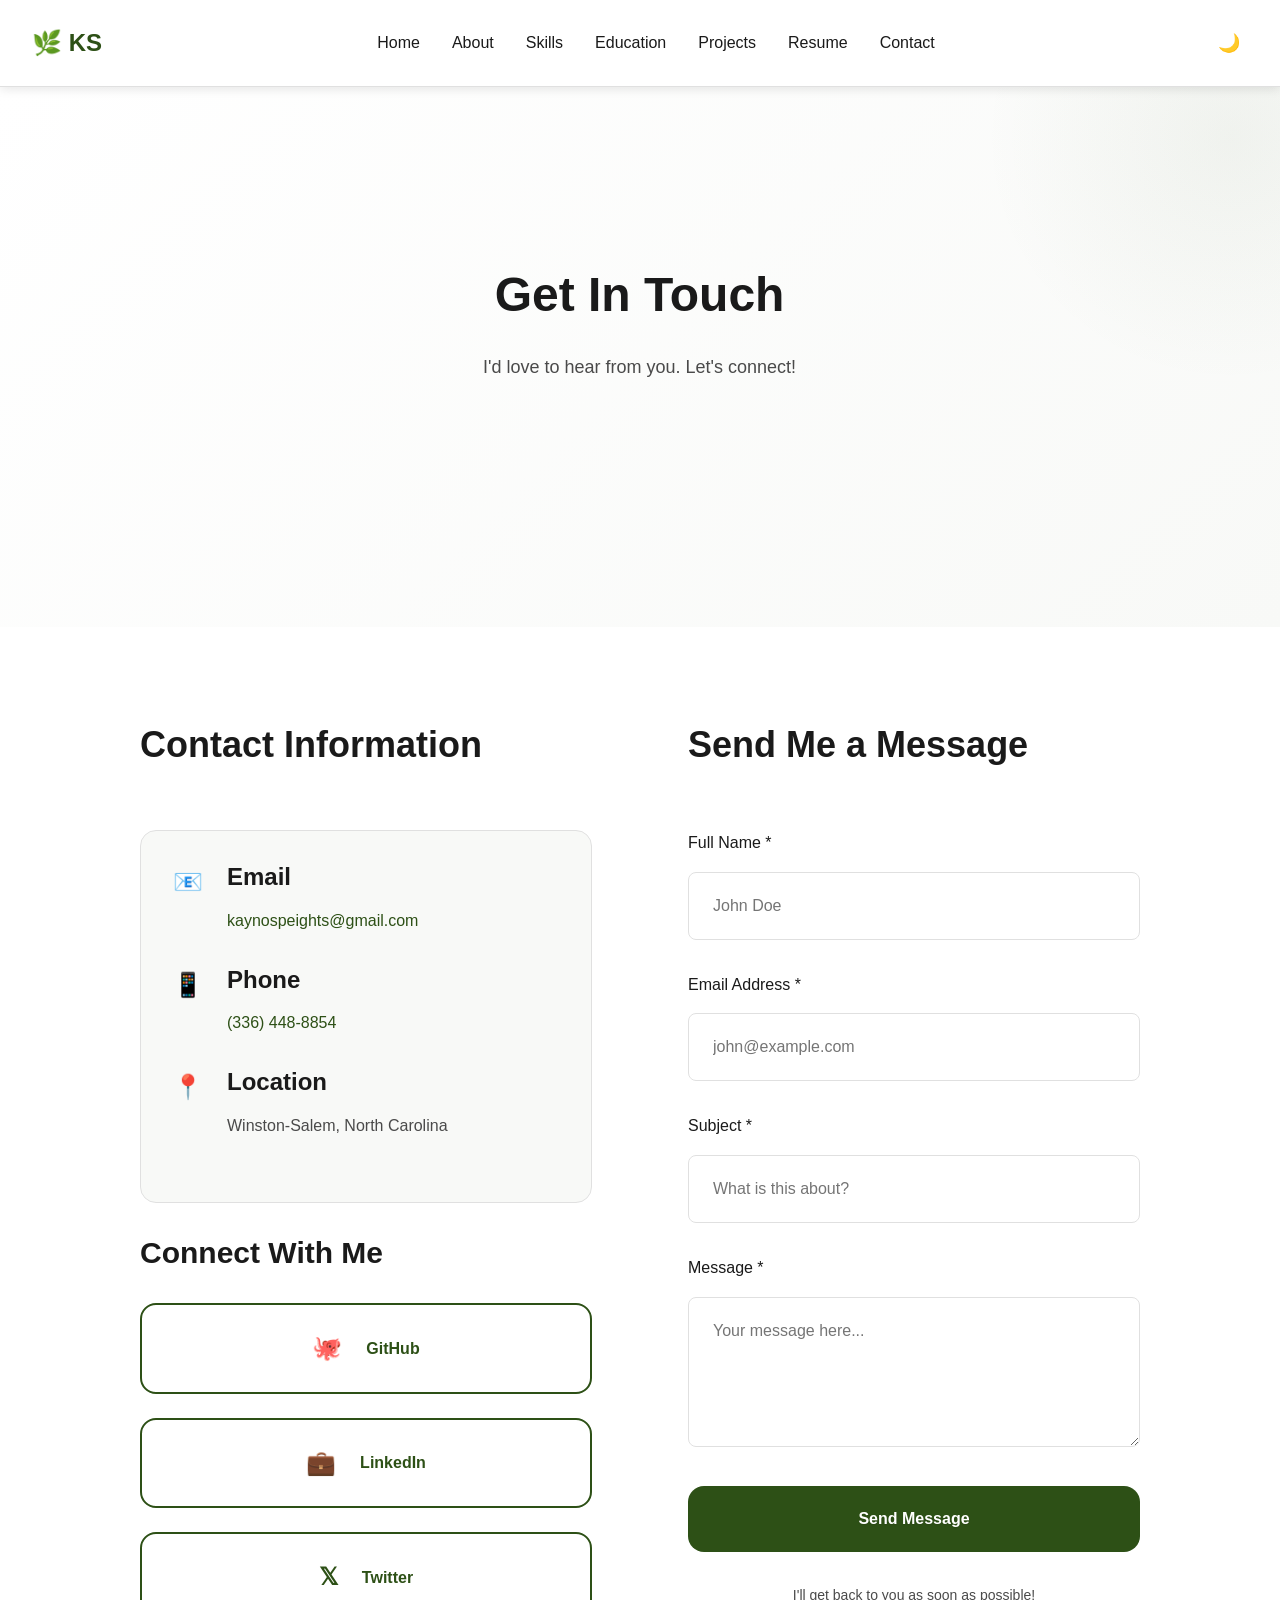
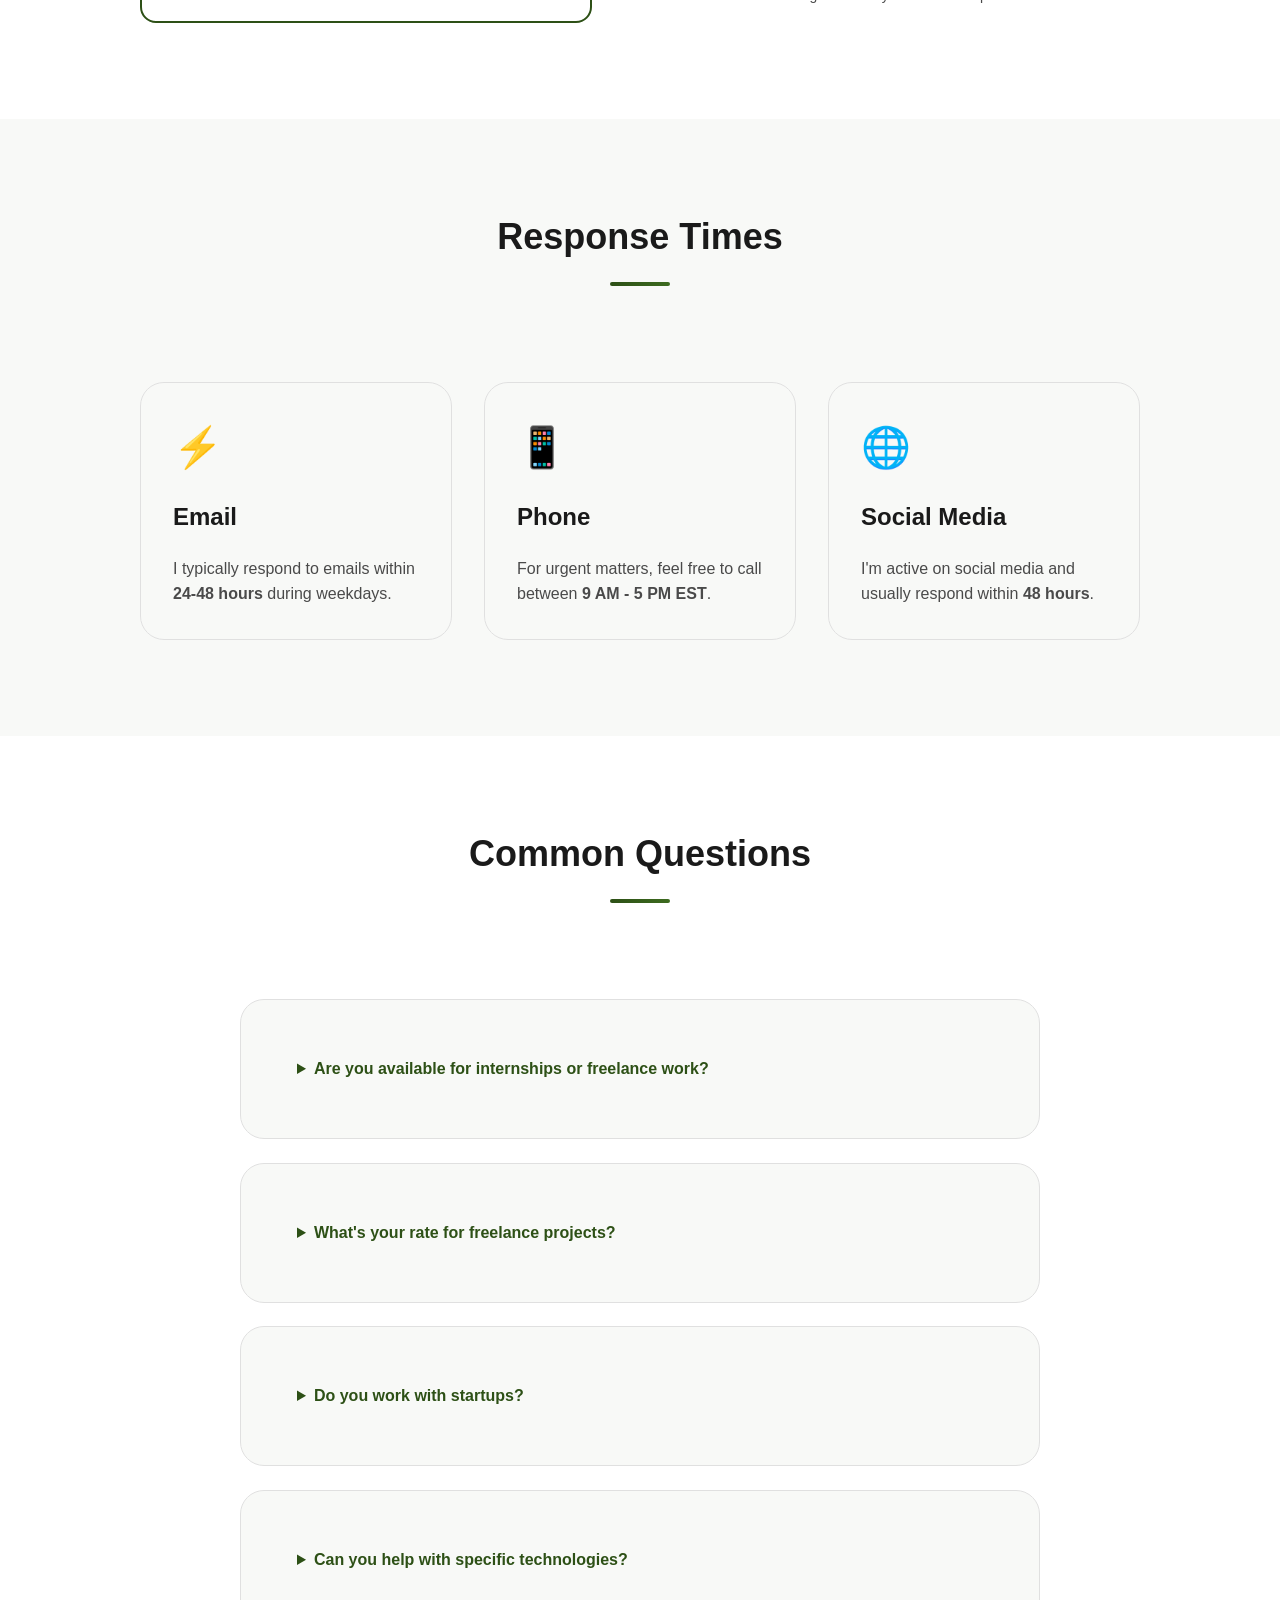
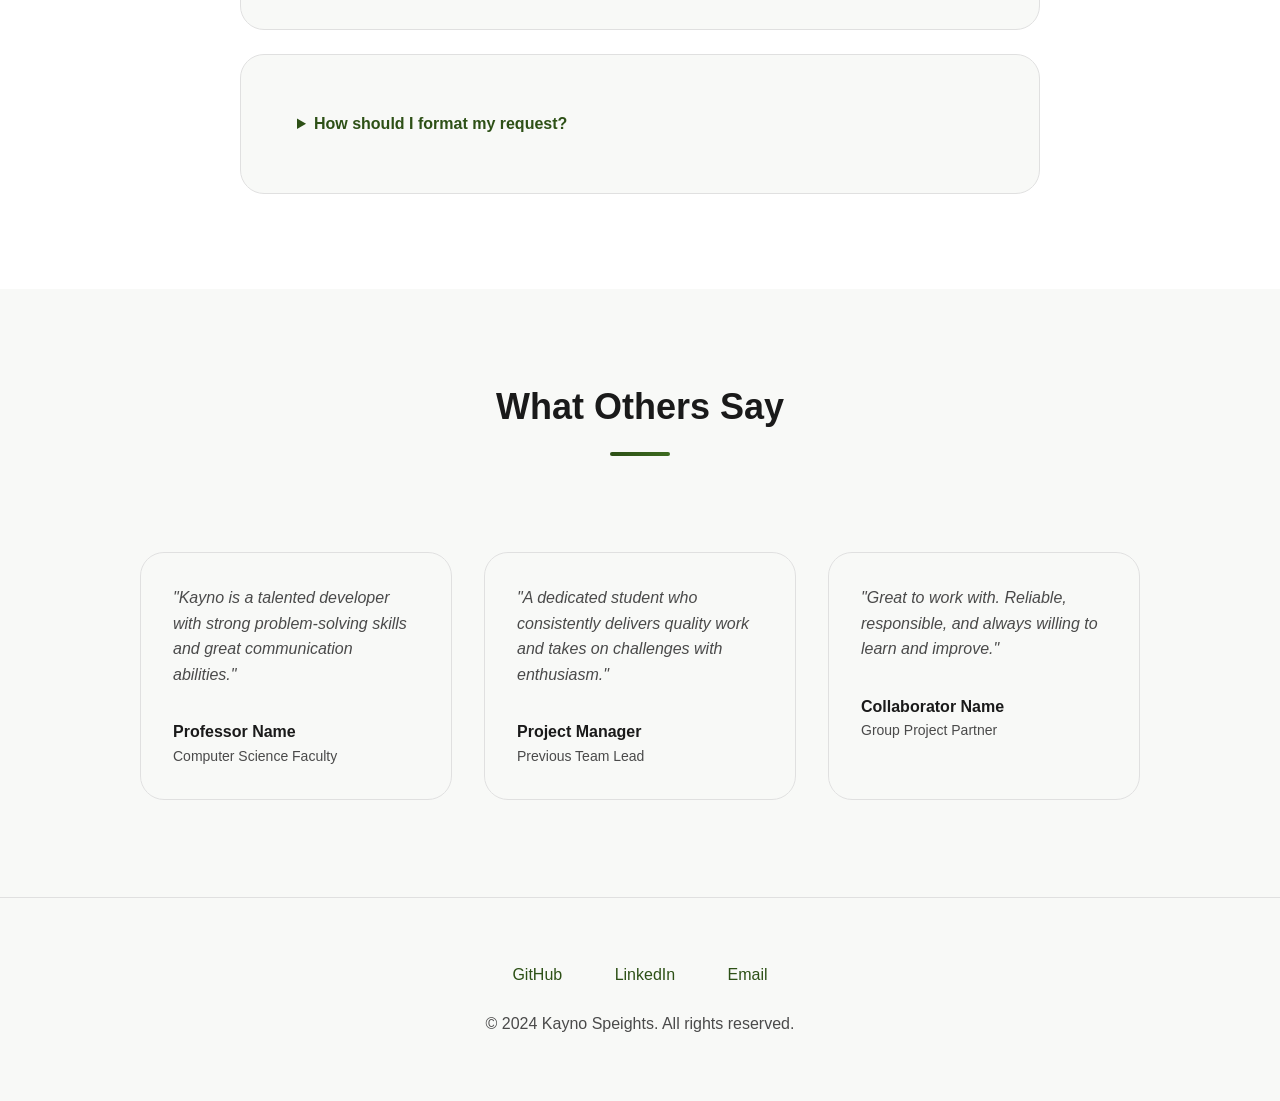
<file: contact.html>
<!DOCTYPE html>
<html lang="en">
<head>
  <meta charset="UTF-8">
  <meta name="viewport" content="width=device-width, initial-scale=1.0">
  <title>Contact - Portfolio</title>
  <link rel="stylesheet" href="css/styles.css">
</head>
<body>
  <!-- Navigation -->
  <nav class="navbar">
    <div class="logo">
      🌿 KS
    </div>
    <ul class="nav-links">
      <li><a href="index.html">Home</a></li>
      <li><a href="about.html">About</a></li>
      <li><a href="skills.html">Skills</a></li>
      <li><a href="education.html">Education</a></li>
      <li><a href="projects.html">Projects</a></li>
      <li><a href="resume.html">Resume</a></li>
      <li><a href="contact.html" class="active">Contact</a></li>
    </ul>
    <button class="theme-toggle">🌙</button>
    <button class="hamburger">
      <span></span>
      <span></span>
      <span></span>
    </button>
  </nav>

  <!-- Hero Section -->
  <section class="hero" style="min-height: 60vh;">
    <div class="hero-content">
      <h1 class="scroll-animate-left">Get In Touch</h1>
      <p class="hero-description scroll-animate-left">
        I'd love to hear from you. Let's connect!
      </p>
    </div>
  </section>

  <!-- Contact Section -->
  <section class="section" id="contact">
    <div class="container">
      <div style="display: grid; grid-template-columns: 1fr 1fr; gap: var(--spacing-3xl); max-width: 1000px; margin: 0 auto; align-items: start;">
        
        <!-- Contact Info -->
        <div class="scroll-animate-left">
          <h2 style="margin-bottom: var(--spacing-2xl);">Contact Information</h2>
          
          <div style="background: var(--bg-secondary); padding: var(--spacing-lg); border-radius: var(--radius-lg); border: 1px solid var(--border); margin-bottom: var(--spacing-lg);">
            <div style="display: flex; align-items: start; gap: var(--spacing-md); margin-bottom: var(--spacing-lg);">
              <div style="font-size: 1.5rem; min-width: 30px;">📧</div>
              <div>
                <h4 style="margin-top: 0; margin-bottom: var(--spacing-sm); color: var(--text-primary);">Email</h4>
                <a href="mailto:kaynospeights@gmail.com" style="color: var(--accent); word-break: break-all;">
                  kaynospeights@gmail.com
                </a>
              </div>
            </div>

            <div style="display: flex; align-items: start; gap: var(--spacing-md); margin-bottom: var(--spacing-lg);">
              <div style="font-size: 1.5rem; min-width: 30px;">📱</div>
              <div>
                <h4 style="margin-top: 0; margin-bottom: var(--spacing-sm); color: var(--text-primary);">Phone</h4>
                <a href="tel:(336) 448-8854" style="color: var(--accent);">
                  (336) 448-8854
                </a>
              </div>
            </div>

            <div style="display: flex; align-items: start; gap: var(--spacing-md); margin-bottom: var(--spacing-lg);">
              <div style="font-size: 1.5rem; min-width: 30px;">📍</div>
              <div>
                <h4 style="margin-top: 0; margin-bottom: var(--spacing-sm); color: var(--text-primary);">Location</h4>
                <p style="margin: 0; color: var(--text-secondary);">
                  Winston-Salem, North Carolina
                </p>
              </div>
            </div>
          </div>

          <h3 style="margin-bottom: var(--spacing-lg);">Connect With Me</h3>
          
          <div style="display: flex; flex-direction: column; gap: var(--spacing-md);">
            <a href="https://github.com/KaynoSpeights" target="_blank" class="btn btn-secondary" style="display: flex; align-items: center; justify-content: center; gap: var(--spacing-md);">
              <span style="font-size: 1.5rem;">🐙</span> GitHub
            </a>
            <a href="https://www.linkedin.com/in/kaynospeights/" target="_blank" class="btn btn-secondary" style="display: flex; align-items: center; justify-content: center; gap: var(--spacing-md);">
              <span style="font-size: 1.5rem;">💼</span> LinkedIn
            </a>
            <a href="https://twitter.com" target="_blank" class="btn btn-secondary" style="display: flex; align-items: center; justify-content: center; gap: var(--spacing-md);">
              <span style="font-size: 1.5rem;">𝕏</span> Twitter
            </a>
          </div>
        </div>

        <!-- Contact Form -->
        <div class="scroll-animate-right">
          <h2 style="margin-bottom: var(--spacing-2xl);">Send Me a Message</h2>
          
          <form class="contact-form">
            <div class="form-group">
              <label for="name">Full Name *</label>
              <input type="text" id="name" name="name" required placeholder="John Doe">
            </div>

            <div class="form-group">
              <label for="email">Email Address *</label>
              <input type="email" id="email" name="email" required placeholder="john@example.com">
            </div>

            <div class="form-group">
              <label for="subject">Subject *</label>
              <input type="text" id="subject" name="subject" required placeholder="What is this about?">
            </div>

            <div class="form-group">
              <label for="message">Message *</label>
              <textarea id="message" name="message" required placeholder="Your message here..."></textarea>
            </div>

            <button type="submit" class="btn btn-primary" style="width: 100%; font-weight: 600;">
              Send Message
            </button>

            <p style="text-align: center; color: var(--text-secondary); font-size: var(--font-size-sm); margin-top: var(--spacing-lg); margin-bottom: 0;">
              I'll get back to you as soon as possible!
            </p>
          </form>
        </div>

      </div>
    </div>
  </section>

  <!-- Response Times -->
  <section class="section" style="background: var(--bg-secondary);">
    <div class="container">
      <h2 class="section-title scroll-animate-left">Response Times</h2>
      
      <div style="display: grid; grid-template-columns: repeat(auto-fit, minmax(250px, 1fr)); gap: var(--spacing-lg); max-width: 1000px; margin: 0 auto;">
        
        <div class="card scroll-animate-card">
          <div style="font-size: 2.5rem; margin-bottom: var(--spacing-md);">⚡</div>
          <h4>Email</h4>
          <p style="margin: 0; color: var(--text-secondary);">
            I typically respond to emails within <strong>24-48 hours</strong> during weekdays.
          </p>
        </div>

        <div class="card scroll-animate-card">
          <div style="font-size: 2.5rem; margin-bottom: var(--spacing-md);">📱</div>
          <h4>Phone</h4>
          <p style="margin: 0; color: var(--text-secondary);">
            For urgent matters, feel free to call between <strong>9 AM - 5 PM EST</strong>.
          </p>
        </div>

        <div class="card scroll-animate-card">
          <div style="font-size: 2.5rem; margin-bottom: var(--spacing-md);">🌐</div>
          <h4>Social Media</h4>
          <p style="margin: 0; color: var(--text-secondary);">
            I'm active on social media and usually respond within <strong>48 hours</strong>.
          </p>
        </div>

      </div>
    </div>
  </section>

  <!-- FAQ Section -->
  <section class="section" id="faq">
    <div class="container">
      <h2 class="section-title scroll-animate-left">Common Questions</h2>
      
      <div style="max-width: 800px; margin: 0 auto;">
        
        <details class="card scroll-animate-card" style="cursor: pointer;">
          <summary style="font-weight: 600; color: var(--accent); padding: var(--spacing-md); user-select: none;">
            Are you available for internships or freelance work?
          </summary>
          <p style="padding: var(--spacing-md); margin: 0; color: var(--text-secondary);">
            I'm currently pursuing an internship at Nationwide this summer. I'm open to discussing other opportunities 
            and may be available for select freelance projects depending on timeline and scope.
          </p>
        </details>

        <details class="card scroll-animate-card" style="cursor: pointer; margin-top: var(--spacing-md);">
          <summary style="font-weight: 600; color: var(--accent); padding: var(--spacing-md); user-select: none;">
            What's your rate for freelance projects?
          </summary>
          <p style="padding: var(--spacing-md); margin: 0; color: var(--text-secondary);">
            Rates vary based on project complexity, timeline, and scope. I'd be happy to discuss 
            your specific needs and provide a personalized quote.
          </p>
        </details>

        <details class="card scroll-animate-card" style="cursor: pointer; margin-top: var(--spacing-md);">
          <summary style="font-weight: 600; color: var(--accent); padding: var(--spacing-md); user-select: none;">
            Do you work with startups?
          </summary>
          <p style="padding: var(--spacing-md); margin: 0; color: var(--text-secondary);">
            I'm interested in working with startups that are solving interesting problems. Let's talk about your idea!
          </p>
        </details>

        <details class="card scroll-animate-card" style="cursor: pointer; margin-top: var(--spacing-md);">
          <summary style="font-weight: 600; color: var(--accent); padding: var(--spacing-md); user-select: none;">
            Can you help with specific technologies?
          </summary>
          <p style="padding: var(--spacing-md); margin: 0; color: var(--text-secondary);">
            Check out my Skills page to see what I'm experienced with. I'm also always learning new technologies!
          </p>
        </details>

        <details class="card scroll-animate-card" style="cursor: pointer; margin-top: var(--spacing-md);">
          <summary style="font-weight: 600; color: var(--accent); padding: var(--spacing-md); user-select: none;">
            How should I format my request?
          </summary>
          <p style="padding: var(--spacing-md); margin: 0; color: var(--text-secondary);">
            Use the contact form above with clear details about your project, timeline, and budget. 
            The more specific you are, the better I can help!
          </p>
        </details>

      </div>
    </div>
  </section>

  <!-- Recommendations -->
  <section class="section" style="background: var(--bg-secondary);">
    <div class="container">
      <h2 class="section-title scroll-animate-left">What Others Say</h2>
      
      <div style="display: grid; grid-template-columns: repeat(auto-fit, minmax(280px, 1fr)); gap: var(--spacing-lg); max-width: 1000px; margin: 0 auto;">
        
        <div class="card scroll-animate-card">
          <p style="margin-bottom: var(--spacing-lg); color: var(--text-secondary); font-style: italic;">
            "Kayno is a talented developer with strong problem-solving skills and great communication abilities."
          </p>
          <p style="margin: 0; font-weight: 600; color: var(--text-primary);">
            Professor Name
          </p>
          <p style="margin: 0; color: var(--text-secondary); font-size: var(--font-size-sm);">
            Computer Science Faculty
          </p>
        </div>

        <div class="card scroll-animate-card">
          <p style="margin-bottom: var(--spacing-lg); color: var(--text-secondary); font-style: italic;">
            "A dedicated student who consistently delivers quality work and takes on challenges with enthusiasm."
          </p>
          <p style="margin: 0; font-weight: 600; color: var(--text-primary);">
            Project Manager
          </p>
          <p style="margin: 0; color: var(--text-secondary); font-size: var(--font-size-sm);">
            Previous Team Lead
          </p>
        </div>

        <div class="card scroll-animate-card">
          <p style="margin-bottom: var(--spacing-lg); color: var(--text-secondary); font-style: italic;">
            "Great to work with. Reliable, responsible, and always willing to learn and improve."
          </p>
          <p style="margin: 0; font-weight: 600; color: var(--text-primary);">
            Collaborator Name
          </p>
          <p style="margin: 0; color: var(--text-secondary); font-size: var(--font-size-sm);">
            Group Project Partner
          </p>
        </div>

      </div>
    </div>
  </section>

  <!-- Footer -->
  <footer style="
    background: var(--bg-secondary);
    border-top: 1px solid var(--border);
    padding: var(--spacing-2xl) var(--spacing-lg);
    text-align: center;
  ">
    <div class="container">
      <p style="margin-bottom: var(--spacing-md);">
        <a href="https://github.com/KaynoSpeights" style="margin: 0 var(--spacing-md);">GitHub</a>
        <a href="https://www.linkedin.com/in/kaynospeights/" style="margin: 0 var(--spacing-md);">LinkedIn</a>
        <a href="mailto:your.email@example.com" style="margin: 0 var(--spacing-md);">Email</a>
      </p>
      <p style="color: var(--text-secondary); margin: 0;">
        © 2024 Kayno Speights. All rights reserved.
      </p>
    </div>
  </footer>

  <script src="js/script.js"></script>
</body>
</html>
</file>
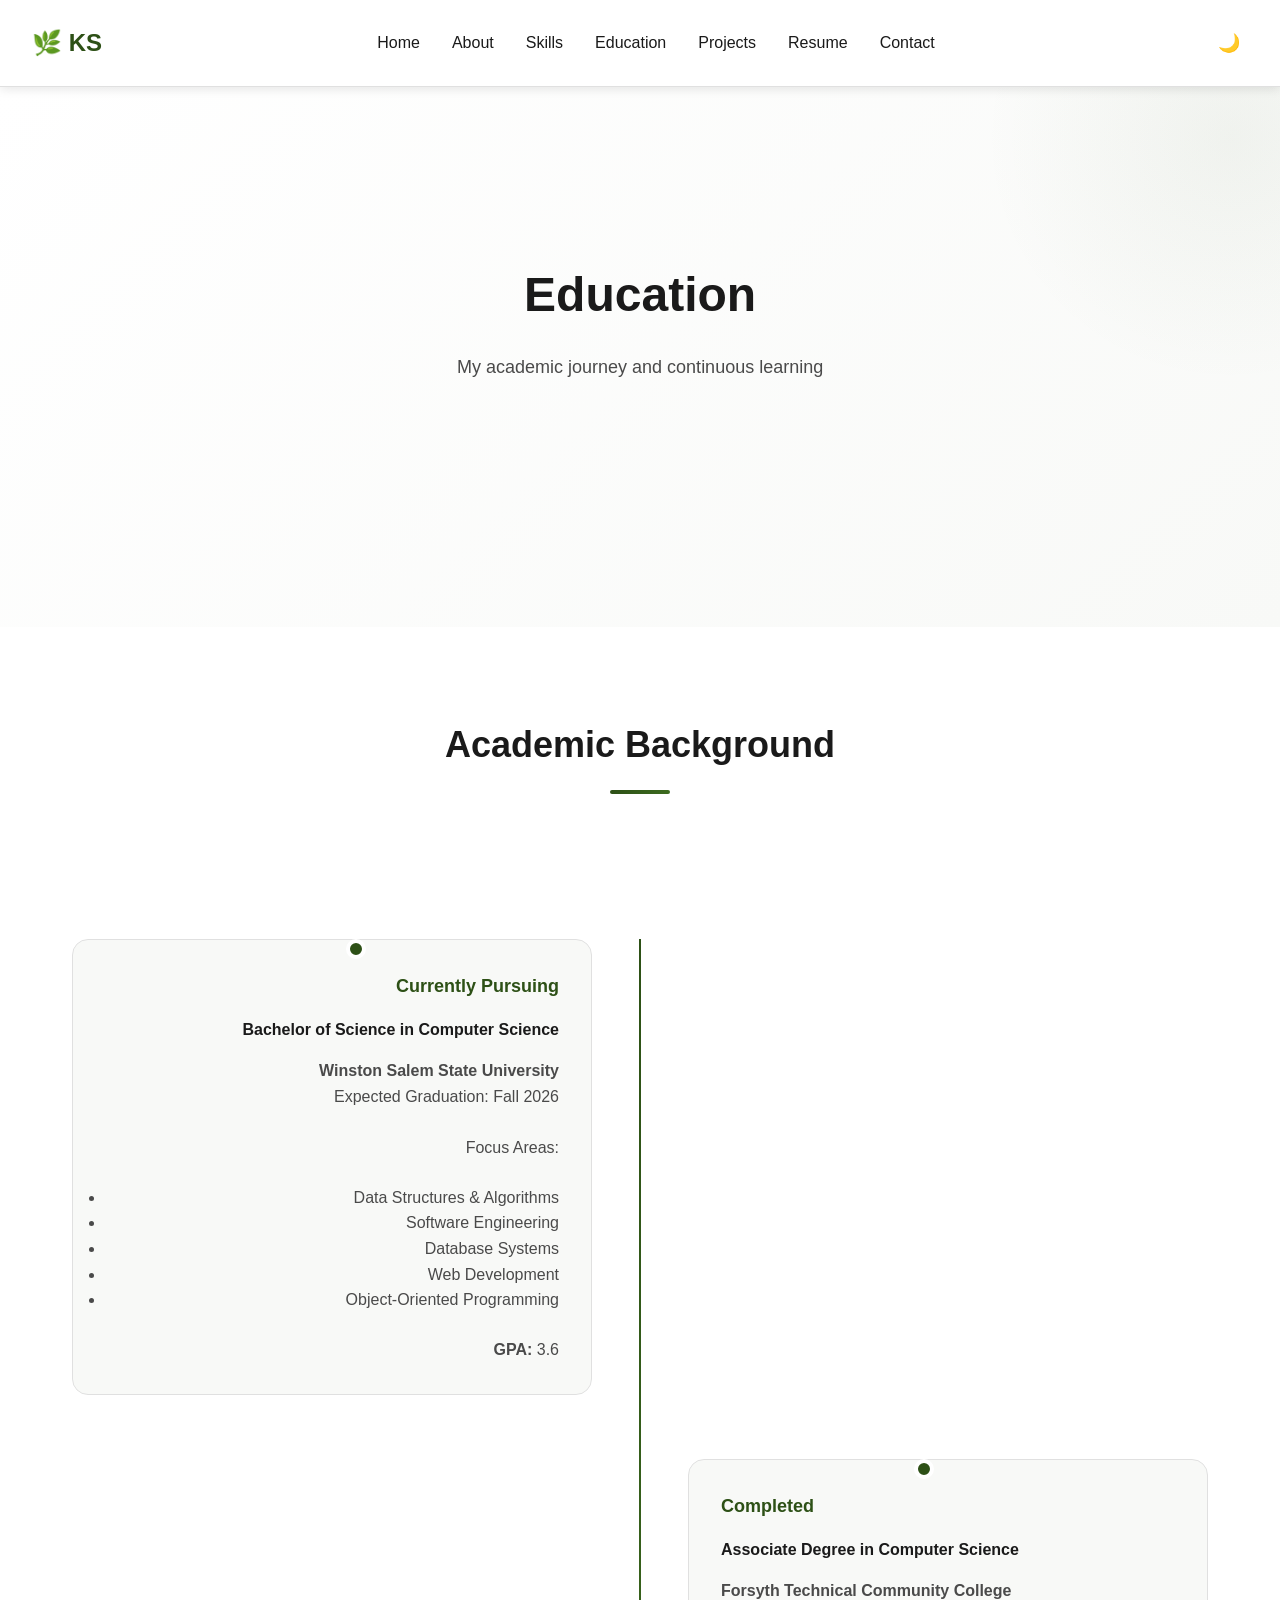
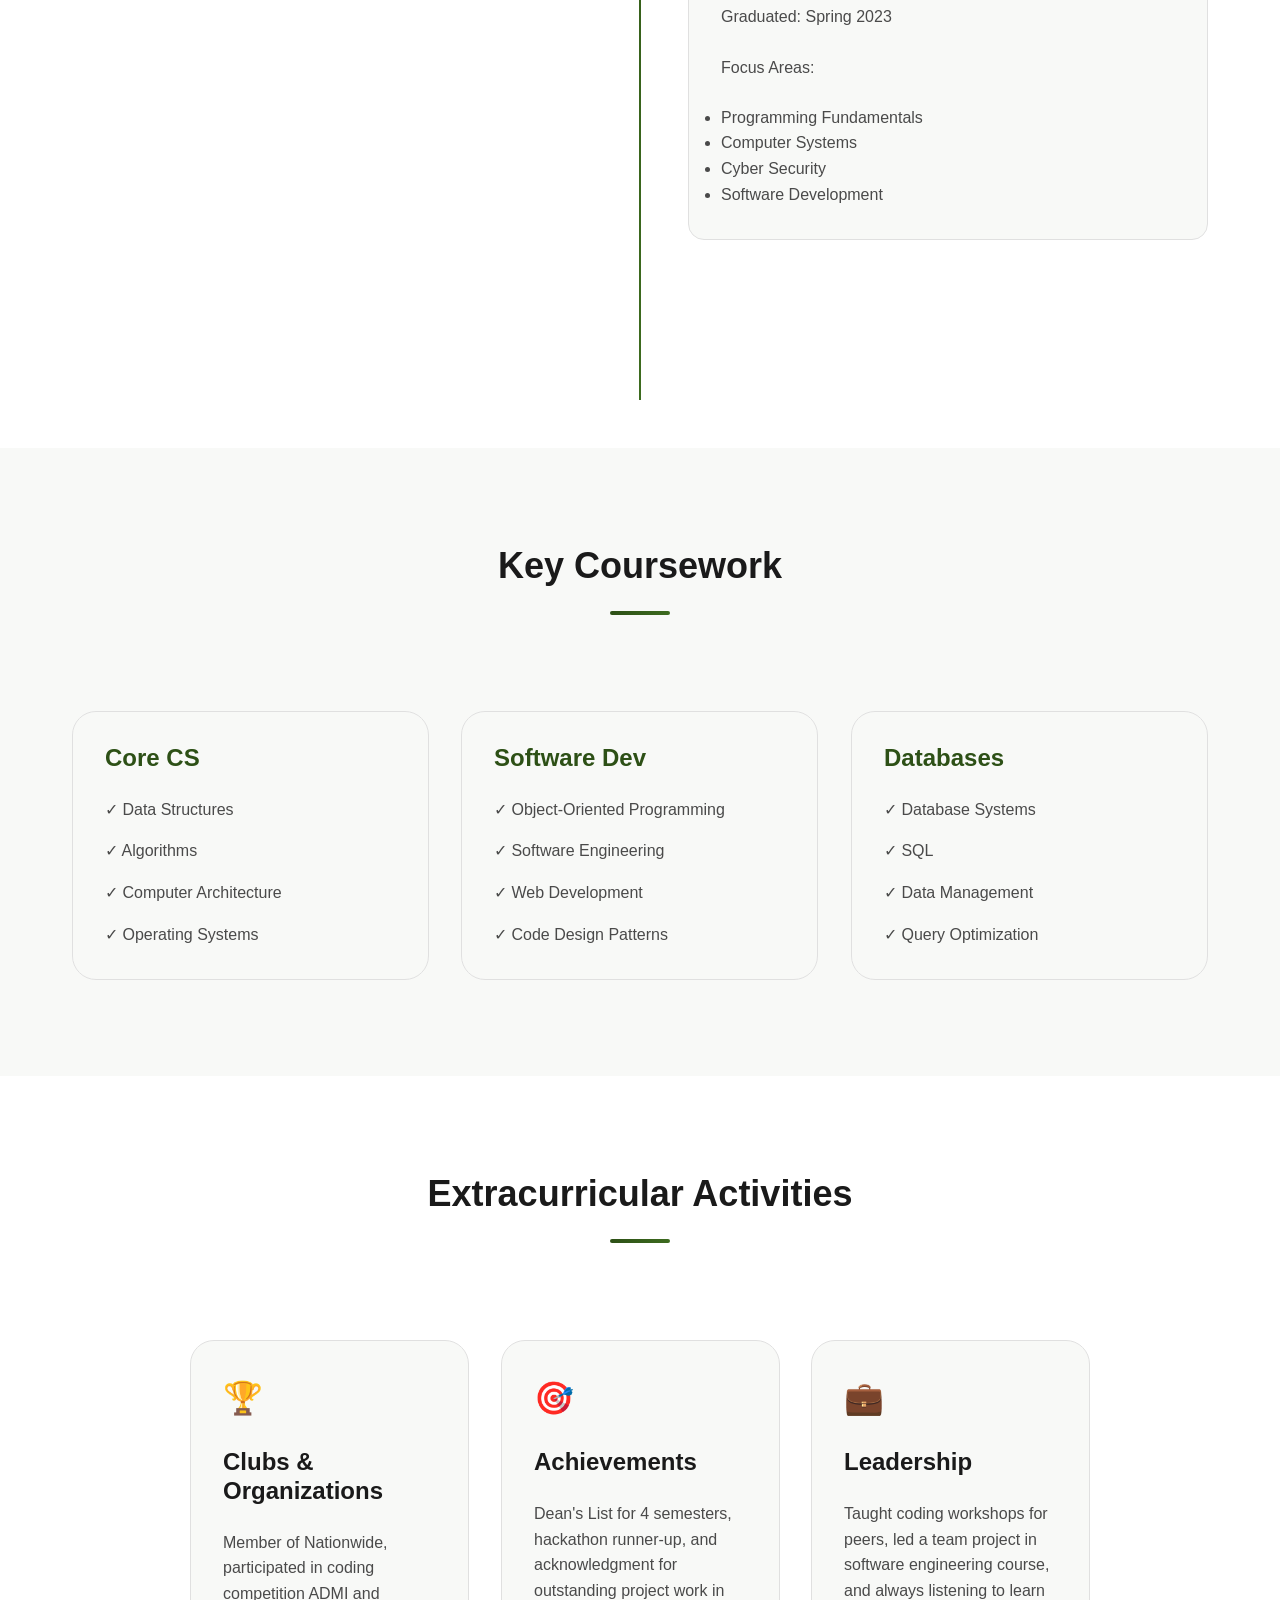
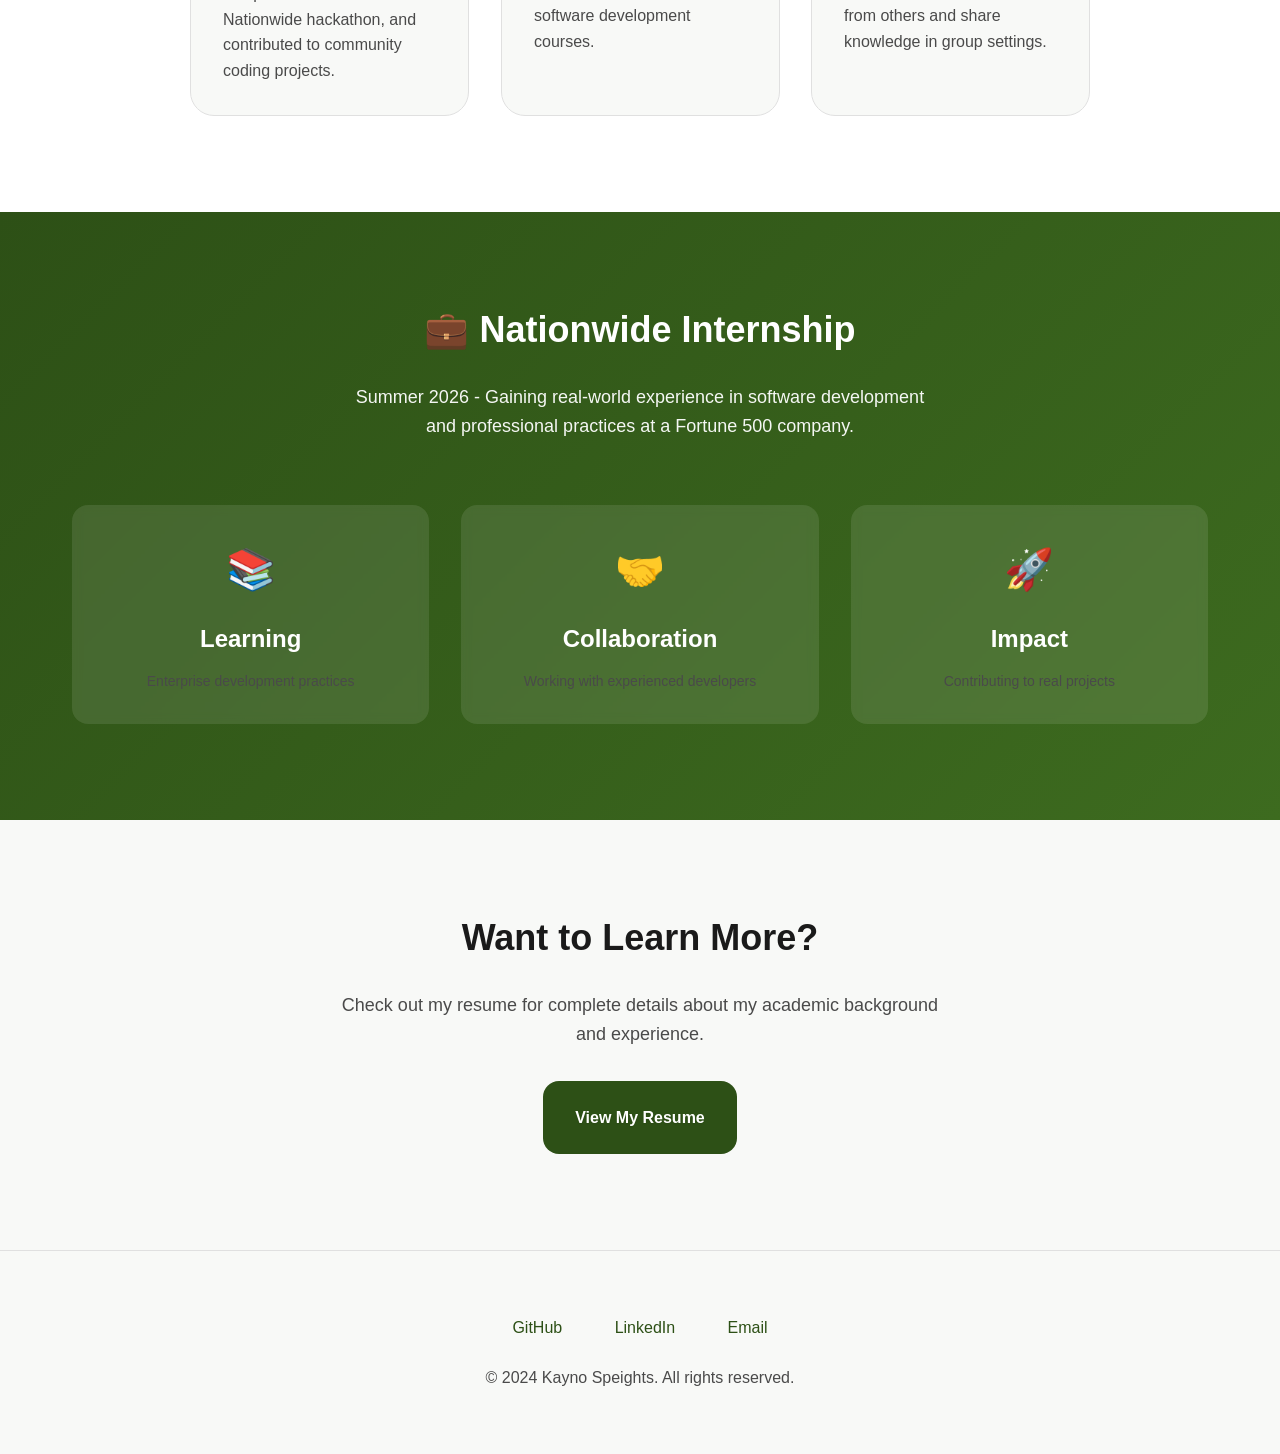
<file: education.html>
<!DOCTYPE html>
<html lang="en">
<head>
  <meta charset="UTF-8">
  <meta name="viewport" content="width=device-width, initial-scale=1.0">
  <title>Education - Portfolio</title>
  <link rel="stylesheet" href="css/styles.css">
</head>
<body>
  <!-- Navigation -->
  <nav class="navbar">
    <div class="logo">
      🌿 KS
    </div>
    <ul class="nav-links">
      <li><a href="index.html">Home</a></li>
      <li><a href="about.html">About</a></li>
      <li><a href="skills.html">Skills</a></li>
      <li><a href="education.html" class="active">Education</a></li>
      <li><a href="projects.html">Projects</a></li>
      <li><a href="resume.html">Resume</a></li>
      <li><a href="contact.html">Contact</a></li>
    </ul>
    <button class="theme-toggle">🌙</button>
    <button class="hamburger">
      <span></span>
      <span></span>
      <span></span>
    </button>
  </nav>

  <!-- Hero Section -->
  <section class="hero" style="min-height: 60vh;">
    <div class="hero-content">
      <h1 class="fade-in-on-scroll">Education</h1>
      <p class="hero-description fade-in-on-scroll">
        My academic journey and continuous learning
      </p>
    </div>
  </section>

  <!-- Education Timeline -->
  <section class="section" id="education">
    <div class="container">
      <h2 class="section-title scroll-animate-left">Academic Background</h2>
      
      <div class="timeline">
        <!-- Currently Studying -->
        <div class="timeline-item scroll-animate-timeline">
          <div class="timeline-dot"></div>
          <div class="timeline-content">
            <div class="timeline-date">Currently Pursuing</div>
            <div class="timeline-title">Bachelor of Science in Computer Science</div>
            <p style="margin-bottom: 0;">
              <strong>Winston Salem State University</strong><br>
              Expected Graduation: Fall 2026<br><br>
              Focus Areas:
            </p>
            <ul style="margin-top: var(--spacing-md); color: var(--text-secondary);">
              <li>Data Structures & Algorithms</li>
              <li>Software Engineering</li>
              <li>Database Systems</li>
              <li>Web Development</li>
              <li>Object-Oriented Programming</li>
            </ul>
            <p style="margin-top: var(--spacing-md); margin-bottom: 0;">
              <strong>GPA:</strong> 3.6<br>
            </p>
          </div>
        </div>

        <!-- Add More Education -->
        <div class="timeline-item scroll-animate-timeline">
          <div class="timeline-dot"></div>
          <div class="timeline-content">
            <div class="timeline-date">Completed</div>
            <div class="timeline-title">Associate Degree in Computer Science</div>
            <p style="margin-bottom: 0;">
              <strong>Forsyth Technical Community College</strong><br>
              Graduated: Spring 2023<br><br>
              Focus Areas:
            </p>
            <ul style="margin-top: var(--spacing-md); color: var(--text-secondary);">
              <li>Programming Fundamentals</li>
              <li>Computer Systems</li>
              <li>Cyber Security</li>
              <li>Software Development</li>
            </ul>
          </div>
        </div>
            </p>
          </div>
        </div>
      </div>
    </div>
  </section>

  <!-- Relevant Coursework -->
  <section class="section" style="background: var(--bg-secondary);">
    <div class="container">
      <h2 class="section-title scroll-animate-left">Key Coursework</h2>
      
      <div style="display: grid; grid-template-columns: repeat(auto-fit, minmax(280px, 1fr)); gap: var(--spacing-lg);">
        
        <div class="card scroll-animate-card">
          <h4 style="color: var(--accent); margin-bottom: var(--spacing-md);">Core CS</h4>
          <ul style="list-style: none; color: var(--text-secondary); margin: 0;">
            <li style="margin-bottom: var(--spacing-sm);">✓ Data Structures</li>
            <li style="margin-bottom: var(--spacing-sm);">✓ Algorithms</li>
            <li style="margin-bottom: var(--spacing-sm);">✓ Computer Architecture</li>
            <li>✓ Operating Systems</li>
          </ul>
        </div>

        <div class="card scroll-animate-card">
          <h4 style="color: var(--accent); margin-bottom: var(--spacing-md);">Software Dev</h4>
          <ul style="list-style: none; color: var(--text-secondary); margin: 0;">
            <li style="margin-bottom: var(--spacing-sm);">✓ Object-Oriented Programming</li>
            <li style="margin-bottom: var(--spacing-sm);">✓ Software Engineering</li>
            <li style="margin-bottom: var(--spacing-sm);">✓ Web Development</li>
            <li>✓ Code Design Patterns</li>
          </ul>
        </div>

        <div class="card scroll-animate-card">
          <h4 style="color: var(--accent); margin-bottom: var(--spacing-md);">Databases</h4>
          <ul style="list-style: none; color: var(--text-secondary); margin: 0;">
            <li style="margin-bottom: var(--spacing-sm);">✓ Database Systems</li>
            <li style="margin-bottom: var(--spacing-sm);">✓ SQL</li>
            <li style="margin-bottom: var(--spacing-sm);">✓ Data Management</li>
            <li>✓ Query Optimization</li>
          </ul>
        </div>

      </div>
    </div>
  </section>

  <!-- Extracurricular Activities -->
  <section class="section" id="activities">
    <div class="container">
      <h2 class="section-title scroll-animate-left">Extracurricular Activities</h2>
      
      <div style="display: grid; grid-template-columns: repeat(auto-fit, minmax(250px, 1fr)); gap: var(--spacing-lg); max-width: 900px; margin: 0 auto;">
        
        <div class="card scroll-animate-card">
          <div style="font-size: 2rem; margin-bottom: var(--spacing-md);">🏆</div>
          <h4>Clubs & Organizations</h4>
          <p style="margin: 0; color: var(--text-secondary);">
            Member of Nationwide, participated in coding competition ADMI and Nationwide hackathon, and contributed to community coding projects.
          </p>
        </div>

        <div class="card scroll-animate-card">
          <div style="font-size: 2rem; margin-bottom: var(--spacing-md);">🎯</div>
          <h4>Achievements</h4>
          <p style="margin: 0; color: var(--text-secondary);">
            Dean's List for 4 semesters, hackathon runner-up, and acknowledgment for outstanding project work in software development courses.
          </p>
        </div>

        <div class="card scroll-animate-card">
          <div style="font-size: 2rem; margin-bottom: var(--spacing-md);">💼</div>
          <h4>Leadership</h4>
          <p style="margin: 0; color: var(--text-secondary);">
            Taught coding workshops for peers, led a team project in software engineering course, and always listening to learn from others and share knowledge in group settings.
          </p>
        </div>

      </div>
    </div>
  </section>

  <!-- Internship Highlight -->
  <section class="section fade-in-on-scroll" style="background: linear-gradient(135deg, var(--accent) 0%, var(--accent-light) 100%);">
    <div class="container">
      <div style="text-align: center; color: white;">
        <h2 style="color: white; margin-bottom: var(--spacing-lg);">💼 Nationwide Internship</h2>
        <p style="color: rgba(255, 255, 255, 0.95); font-size: var(--font-size-lg); margin-bottom: var(--spacing-lg); max-width: 600px; margin-left: auto; margin-right: auto;">
          Summer 2026 - Gaining real-world experience in software development and professional practices at a Fortune 500 company.
        </p>
        
        <div style="display: grid; grid-template-columns: repeat(auto-fit, minmax(200px, 1fr)); gap: var(--spacing-lg); margin-top: var(--spacing-2xl);">
          <div style="background: rgba(255, 255, 255, 0.1); padding: var(--spacing-lg); border-radius: var(--radius-lg); backdrop-filter: blur(5px);">
            <div style="font-size: 2.5rem; margin-bottom: var(--spacing-md);">📚</div>
            <h4 style="color: white; margin-bottom: var(--spacing-sm);">Learning</h4>
            <p style="margin: 0; font-size: var(--font-size-sm);">Enterprise development practices</p>
          </div>
          <div style="background: rgba(255, 255, 255, 0.1); padding: var(--spacing-lg); border-radius: var(--radius-lg); backdrop-filter: blur(5px);">
            <div style="font-size: 2.5rem; margin-bottom: var(--spacing-md);">🤝</div>
            <h4 style="color: white; margin-bottom: var(--spacing-sm);">Collaboration</h4>
            <p style="margin: 0; font-size: var(--font-size-sm);">Working with experienced developers</p>
          </div>
          <div style="background: rgba(255, 255, 255, 0.1); padding: var(--spacing-lg); border-radius: var(--radius-lg); backdrop-filter: blur(5px);">
            <div style="font-size: 2.5rem; margin-bottom: var(--spacing-md);">🚀</div>
            <h4 style="color: white; margin-bottom: var(--spacing-sm);">Impact</h4>
            <p style="margin: 0; font-size: var(--font-size-sm);">Contributing to real projects</p>
          </div>
        </div>
      </div>
    </div>
  </section>

  <!-- CTA Section -->
  <section class="section fade-in-on-scroll" style="background: var(--bg-secondary); text-align: center;">
    <div class="container">
      <h2 style="margin-bottom: var(--spacing-lg);">Want to Learn More?</h2>
      <p style="color: var(--text-secondary); font-size: var(--font-size-lg); margin-bottom: var(--spacing-lg); max-width: 600px; margin-left: auto; margin-right: auto;">
        Check out my resume for complete details about my academic background and experience.
      </p>
      <a href="resume.html" class="btn btn-primary">View My Resume</a>
    </div>
  </section>

  <!-- Footer -->
  <footer style="
    background: var(--bg-secondary);
    border-top: 1px solid var(--border);
    padding: var(--spacing-2xl) var(--spacing-lg);
    text-align: center;
  ">
    <div class="container">
      <p style="margin-bottom: var(--spacing-md);">
        <a href="https://github.com/KaynoSpeights" style="margin: 0 var(--spacing-md);">GitHub</a>
        <a href="https://www.linkedin.com/in/kaynospeights/" style="margin: 0 var(--spacing-md);">LinkedIn</a>
        <a href="mailto:your.email@example.com" style="margin: 0 var(--spacing-md);">Email</a>
      </p>
      <p style="color: var(--text-secondary); margin: 0;">
        © 2024 Kayno Speights. All rights reserved.
      </p>
    </div>
  </footer>

  <script src="js/script.js"></script>
</body>
</html>
</file>
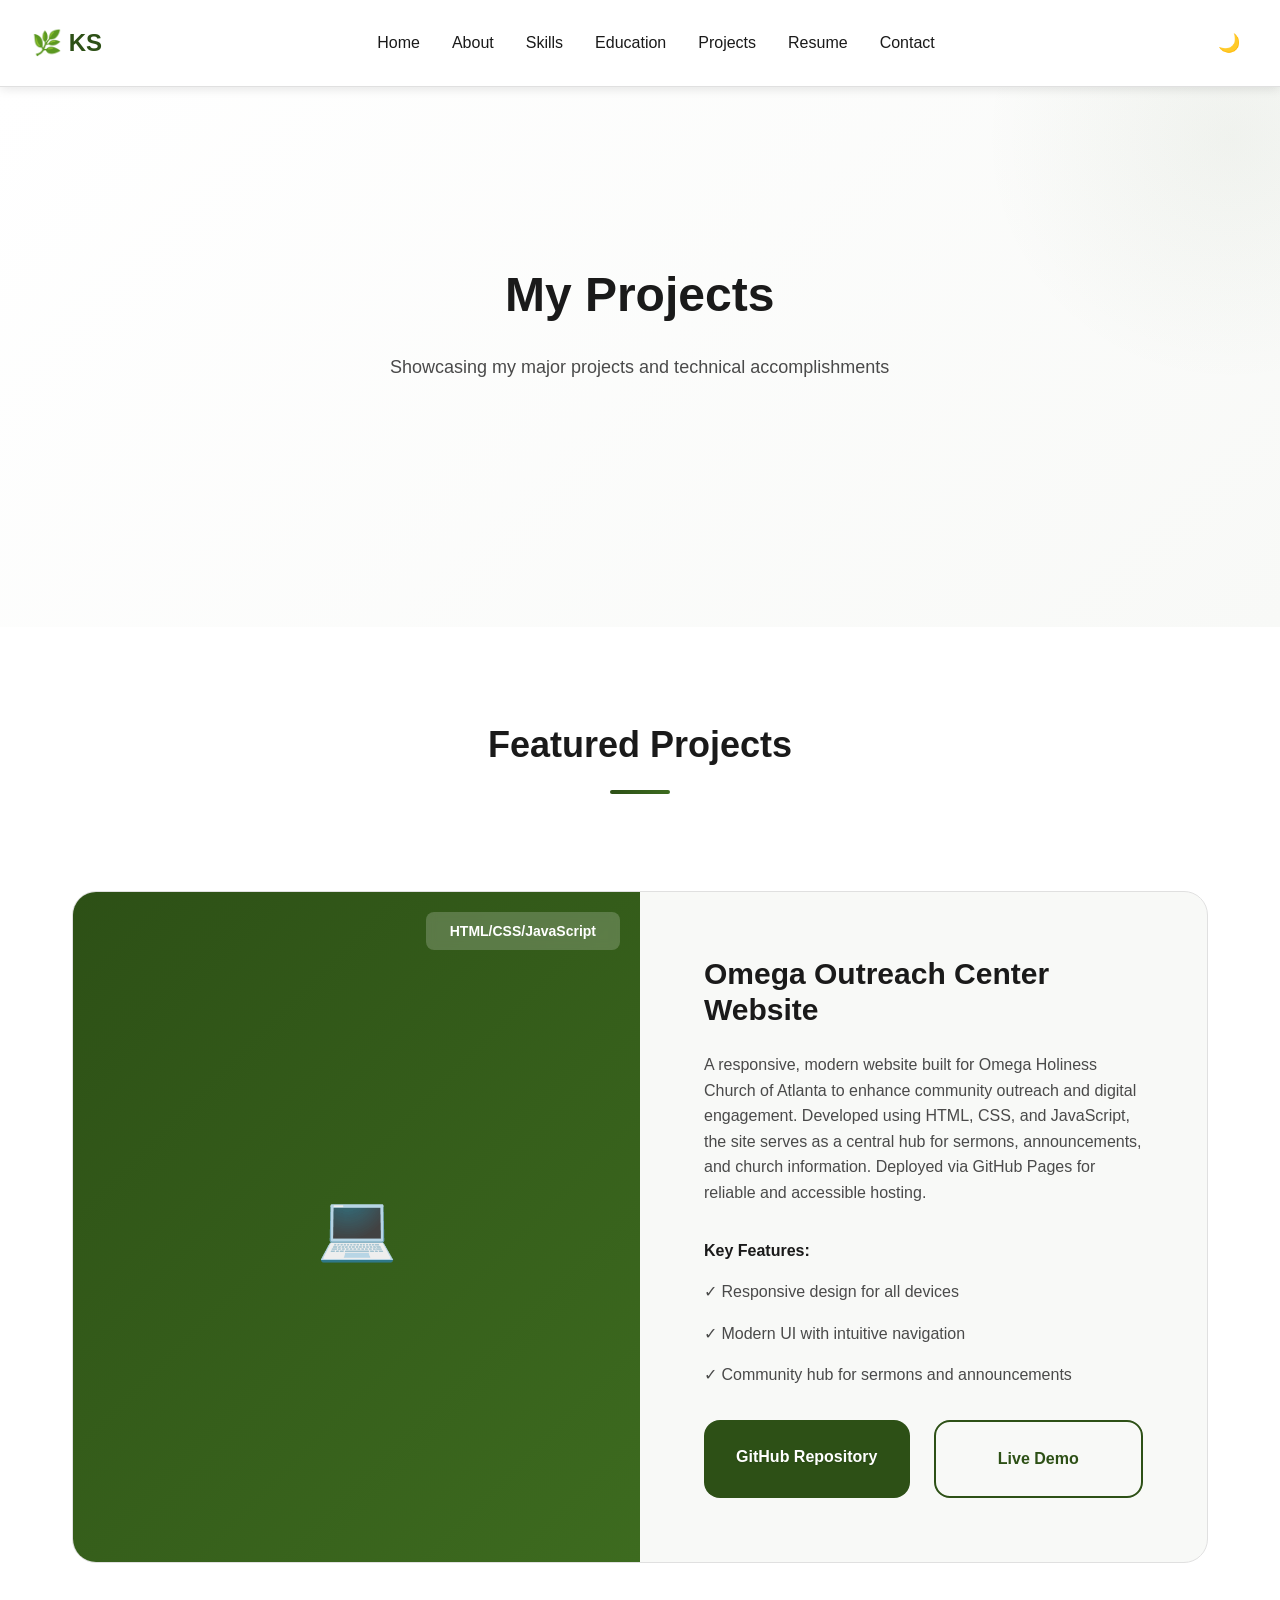
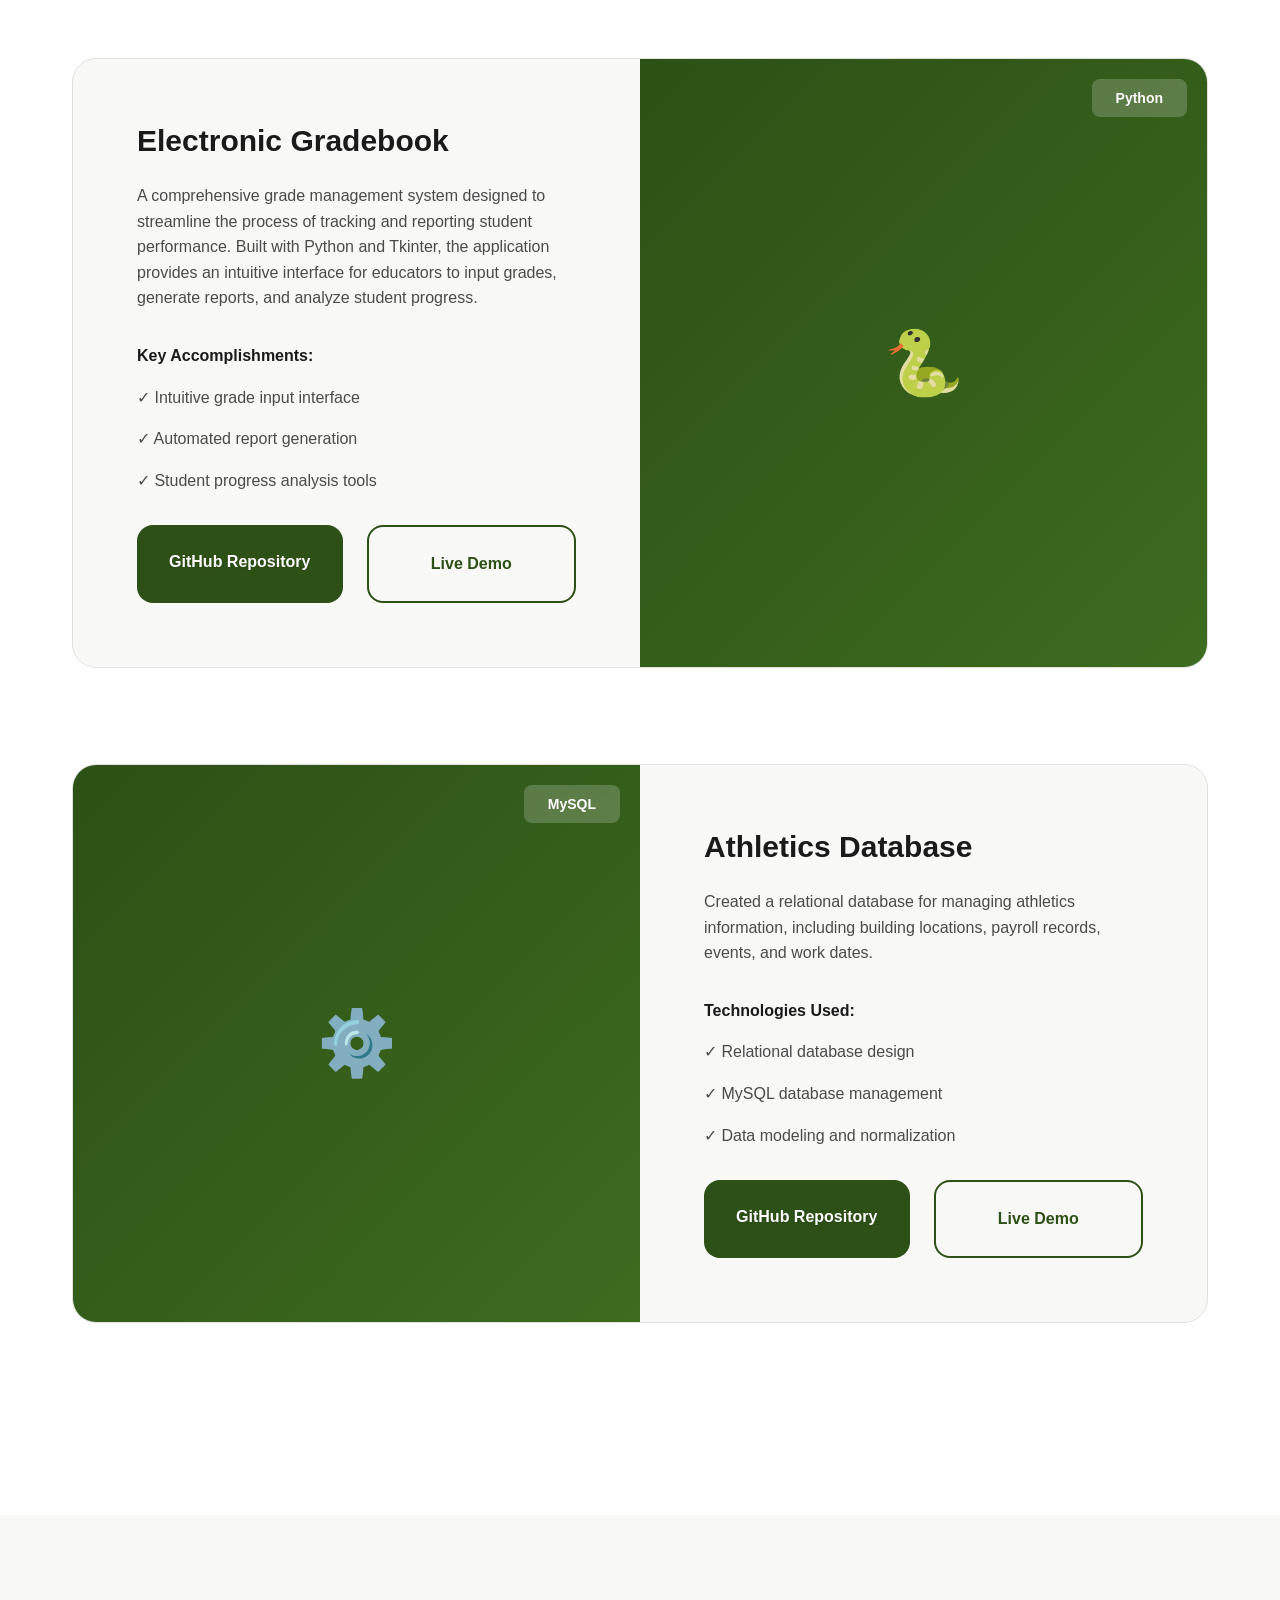
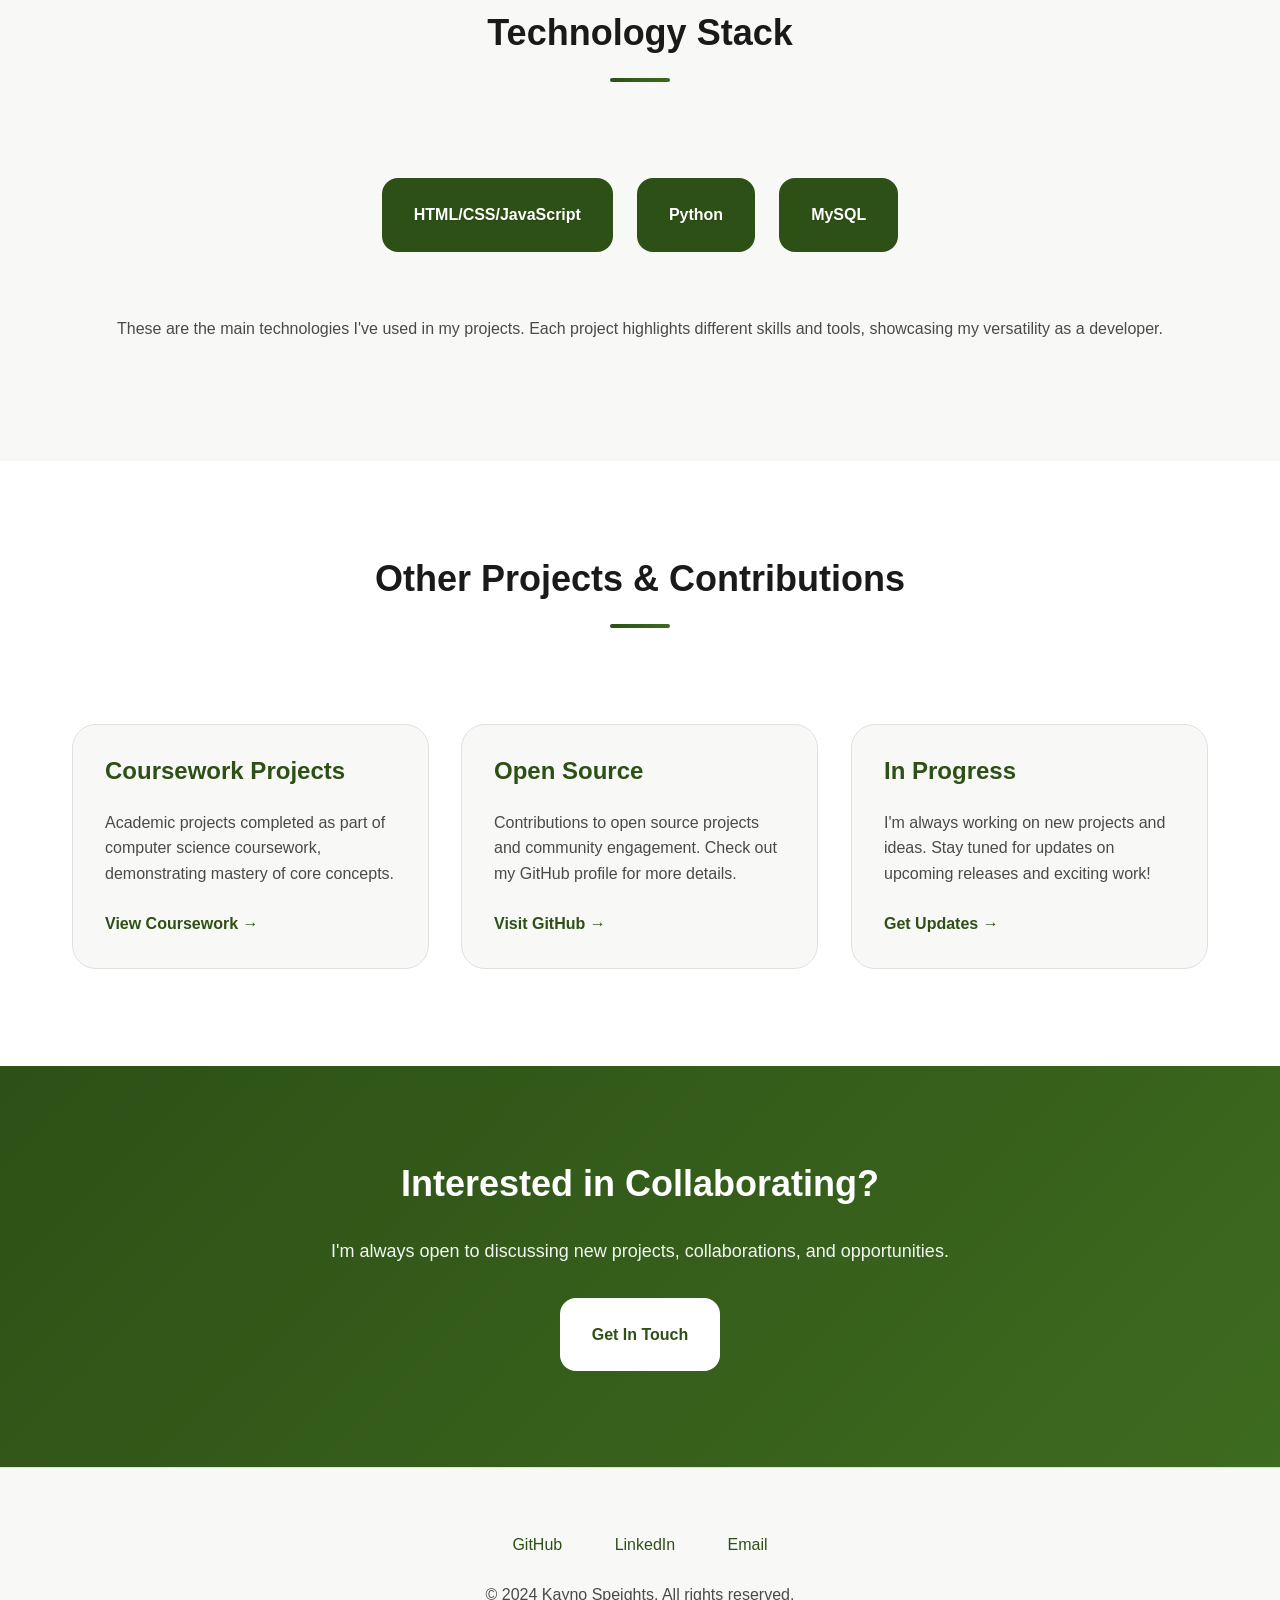
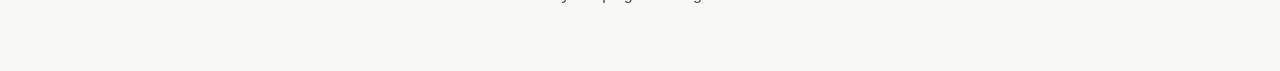
<file: projects.html>
<!DOCTYPE html>
<html lang="en">
<head>
  <meta charset="UTF-8">
  <meta name="viewport" content="width=device-width, initial-scale=1.0">
  <title>Projects - Portfolio</title>
  <link rel="stylesheet" href="css/styles.css">
</head>
<body>
  <!-- Navigation -->
  <nav class="navbar">
    <div class="logo">
      🌿 KS
    </div>
    <ul class="nav-links">
      <li><a href="index.html">Home</a></li>
      <li><a href="about.html">About</a></li>
      <li><a href="skills.html">Skills</a></li>
      <li><a href="education.html">Education</a></li>
      <li><a href="projects.html" class="active">Projects</a></li>
      <li><a href="resume.html">Resume</a></li>
      <li><a href="contact.html">Contact</a></li>
    </ul>
    <button class="theme-toggle">🌙</button>
    <button class="hamburger">
      <span></span>
      <span></span>
      <span></span>
    </button>
  </nav>

  <!-- Hero Section -->
  <section class="hero" style="min-height: 60vh;">
    <div class="hero-content">
      <h1 class="scroll-animate-left">My Projects</h1>
      <p class="hero-description scroll-animate-left">
        Showcasing my major projects and technical accomplishments
      </p>
    </div>
  </section>

  <!-- Projects Grid -->
  <section class="section" id="projects">
    <div class="container">
      <h2 class="section-title scroll-animate-left">Featured Projects</h2>
      
      <div style="display: grid; grid-template-columns: 1fr; gap: var(--spacing-3xl); margin-bottom: var(--spacing-3xl);">
        
        <!-- Project 1 -->
        <div class="scroll-animate-left" style="
          background: var(--bg-secondary);
          border-radius: var(--radius-xl);
          overflow: hidden;
          border: 1px solid var(--border);
          transition: all var(--transition-base);
          display: grid;
          grid-template-columns: 1fr 1fr;
          gap: 0;
        " onmouseover="this.style.boxShadow='0 20px 50px var(--shadow-lg)'; this.style.transform='translateY(-5px)'" 
           onmouseout="this.style.boxShadow='none'; this.style.transform='none'">
          
          <div style="
            background: linear-gradient(135deg, var(--accent), var(--accent-light));
            display: flex;
            align-items: center;
            justify-content: center;
            min-height: 350px;
            position: relative;
            overflow: hidden;
          ">
            <div style="
              font-size: 4rem;
              text-align: center;
              z-index: 1;
              color: white;
            ">
              💻
            </div>
            <p style="
              position: absolute;
              top: 20px;
              right: 20px;
              background: rgba(255, 255, 255, 0.2);
              color: white;
              padding: var(--spacing-xs) var(--spacing-md);
              border-radius: var(--radius-md);
              font-weight: 600;
              font-size: var(--font-size-sm);
              margin: 0;
              backdrop-filter: blur(5px);
            ">HTML/CSS/JavaScript</p>
          </div>

          <div style="padding: var(--spacing-2xl); display: flex; flex-direction: column; justify-content: center;">
            <h3 style="margin-top: 0; margin-bottom: var(--spacing-md); color: var(--text-primary);">Omega Outreach Center Website</h3>
            <p style="color: var(--text-secondary); margin-bottom: var(--spacing-lg);">
              A responsive, modern website built for Omega Holiness Church of Atlanta to enhance community outreach and digital engagement. Developed using HTML, CSS, and JavaScript, the site serves as a central hub for sermons, announcements, and church information. Deployed via GitHub Pages for reliable and accessible hosting.
            </p>
            
            <div style="margin-bottom: var(--spacing-lg);">
              <p style="margin: 0 0 var(--spacing-sm) 0; color: var(--text-primary); font-weight: 600;">Key Features:</p>
              <ul style="list-style: none; margin: 0; padding: 0; color: var(--text-secondary);">
                <li style="margin-bottom: var(--spacing-sm);">✓ Responsive design for all devices</li>
                <li style="margin-bottom: var(--spacing-sm);">✓ Modern UI with intuitive navigation</li>
                <li>✓ Community hub for sermons and announcements</li>
              </ul>
            </div>

            <div style="display: flex; gap: var(--spacing-md);">
              <a href="#" class="btn btn-primary" style="flex: 1; text-align: center;">GitHub Repository</a>
              <a href="#" class="btn btn-secondary" style="flex: 1; text-align: center;">Live Demo</a>
            </div>
          </div>
        </div>

        <!-- Project 2 -->
        <div class="scroll-animate-left" style="
          background: var(--bg-secondary);
          border-radius: var(--radius-xl);
          overflow: hidden;
          border: 1px solid var(--border);
          transition: all var(--transition-base);
          display: grid;
          grid-template-columns: 1fr 1fr;
          gap: 0;
        " onmouseover="this.style.boxShadow='0 20px 50px var(--shadow-lg)'; this.style.transform='translateY(-5px)'" 
           onmouseout="this.style.boxShadow='none'; this.style.transform='none'">
          
          <div style="
            background: linear-gradient(135deg, var(--accent), var(--accent-light));
            display: flex;
            align-items: center;
            justify-content: center;
            min-height: 350px;
            position: relative;
            overflow: hidden;
            order: 2;
          ">
            <div style="
              font-size: 4rem;
              text-align: center;
              z-index: 1;
              color: white;
            ">
              🐍
            </div>
            <p style="
              position: absolute;
              top: 20px;
              right: 20px;
              background: rgba(255, 255, 255, 0.2);
              color: white;
              padding: var(--spacing-xs) var(--spacing-md);
              border-radius: var(--radius-md);
              font-weight: 600;
              font-size: var(--font-size-sm);
              margin: 0;
              backdrop-filter: blur(5px);
            ">Python</p>
          </div>

          <div style="padding: var(--spacing-2xl); display: flex; flex-direction: column; justify-content: center; order: 1;">
            <h3 style="margin-top: 0; margin-bottom: var(--spacing-md); color: var(--text-primary);">Electronic Gradebook</h3>
            <p style="color: var(--text-secondary); margin-bottom: var(--spacing-lg);">
              A comprehensive grade management system designed to streamline the process of tracking and reporting student performance. Built with Python and Tkinter, the application provides an intuitive interface for educators to input grades, generate reports, and analyze student progress.
            </p>
            
            <div style="margin-bottom: var(--spacing-lg);">
              <p style="margin: 0 0 var(--spacing-sm) 0; color: var(--text-primary); font-weight: 600;">Key Accomplishments:</p>
              <ul style="list-style: none; margin: 0; padding: 0; color: var(--text-secondary);">
                <li style="margin-bottom: var(--spacing-sm);">✓ Intuitive grade input interface</li>
                <li style="margin-bottom: var(--spacing-sm);">✓ Automated report generation</li>
                <li>✓ Student progress analysis tools</li>
              </ul>
            </div>

            <div style="display: flex; gap: var(--spacing-md);">
              <a href="https://github.com/KaynoSpeights/Electronic-Gradebook" class="btn btn-primary" style="flex: 1; text-align: center;">GitHub Repository</a>
              <a href="https://github.com/KaynoSpeights/Electronic-Gradebook" class="btn btn-secondary" style="flex: 1; text-align: center;">Live Demo</a>
            </div>
          </div>
        </div>

        <!-- Project 3 -->
        <div class="scroll-animate-left" style="
          background: var(--bg-secondary);
          border-radius: var(--radius-xl);
          overflow: hidden;
          border: 1px solid var(--border);
          transition: all var(--transition-base);
          display: grid;
          grid-template-columns: 1fr 1fr;
          gap: 0;
        " onmouseover="this.style.boxShadow='0 20px 50px var(--shadow-lg)'; this.style.transform='translateY(-5px)'" 
           onmouseout="this.style.boxShadow='none'; this.style.transform='none'">
          
          <div style="
            background: linear-gradient(135deg, var(--accent), var(--accent-light));
            display: flex;
            align-items: center;
            justify-content: center;
            min-height: 350px;
            position: relative;
            overflow: hidden;
          ">
            <div style="
              font-size: 4rem;
              text-align: center;
              z-index: 1;
              color: white;
            ">
              ⚙️
            </div>
            <p style="
              position: absolute;
              top: 20px;
              right: 20px;
              background: rgba(255, 255, 255, 0.2);
              color: white;
              padding: var(--spacing-xs) var(--spacing-md);
              border-radius: var(--radius-md);
              font-weight: 600;
              font-size: var(--font-size-sm);
              margin: 0;
              backdrop-filter: blur(5px);
            ">MySQL</p>
          </div>

          <div style="padding: var(--spacing-2xl); display: flex; flex-direction: column; justify-content: center;">
            <h3 style="margin-top: 0; margin-bottom: var(--spacing-md); color: var(--text-primary);">Athletics Database</h3>
            <p style="color: var(--text-secondary); margin-bottom: var(--spacing-lg);">
              Created a relational database for managing athletics information, including building locations, payroll records, events, and work dates.
            </p>
            
            <div style="margin-bottom: var(--spacing-lg);">
              <p style="margin: 0 0 var(--spacing-sm) 0; color: var(--text-primary); font-weight: 600;">Technologies Used:</p>
              <ul style="list-style: none; margin: 0; padding: 0; color: var(--text-secondary);">
                <li style="margin-bottom: var(--spacing-sm);">✓ Relational database design</li>
                <li style="margin-bottom: var(--spacing-sm);">✓ MySQL database management</li>
                <li>✓ Data modeling and normalization</li>
              </ul>
            </div>

            <div style="display: flex; gap: var(--spacing-md);">
              <a href="https://github.com/KaynoSpeights/Athletics-Database" class="btn btn-primary" style="flex: 1; text-align: center;">GitHub Repository</a>
              <a href="https://github.com/KaynoSpeights/Athletics-Database" class="btn btn-secondary" style="flex: 1; text-align: center;">Live Demo</a>
            </div>
          </div>
        </div>

      </div>
    </div>
  </section>

  <!-- Project Filter Section -->
  <section class="section" style="background: var(--bg-secondary);">
    <div class="container">
      <h2 class="section-title scroll-animate-left">Technology Stack</h2>
      
      <div style="display: flex; justify-content: center; gap: var(--spacing-md); flex-wrap: wrap; margin-bottom: var(--spacing-2xl);">
        <div class="btn btn-primary" style="cursor: default; opacity: 1;">HTML/CSS/JavaScript</div>
        <div class="btn btn-primary" style="cursor: default; opacity: 1;">Python</div>
        <div class="btn btn-primary" style="cursor: default; opacity: 1;">MySQL</div>
      </div>

      <p style="text-align: center; color: var(--text-secondary);">
        These are the main technologies I've used in my projects. Each project highlights different skills and tools, showcasing my versatility as a developer.
      </p>
    </div>
  </section>

  <!-- Open Source or Additional Projects -->
  <section class="section" id="more-projects">
    <div class="container">
      <h2 class="section-title scroll-animate-left">Other Projects & Contributions</h2>
      
      <div style="display: grid; grid-template-columns: repeat(auto-fit, minmax(280px, 1fr)); gap: var(--spacing-lg);">
        
        <div class="card scroll-animate-card">
          <h4 style="color: var(--accent); margin-bottom: var(--spacing-md);">Coursework Projects</h4>
          <p style="margin-bottom: var(--spacing-md);">
            Academic projects completed as part of computer science coursework, 
            demonstrating mastery of core concepts.
          </p>
          <a href="#" style="color: var(--accent); font-weight: 600;">View Coursework →</a>
        </div>

        <div class="card scroll-animate-card">
          <h4 style="color: var(--accent); margin-bottom: var(--spacing-md);">Open Source</h4>
          <p style="margin-bottom: var(--spacing-md);">
            Contributions to open source projects and community engagement. 
            Check out my GitHub profile for more details.
          </p>
          <a href="https://github.com/KaynoSpeights" style="color: var(--accent); font-weight: 600;">Visit GitHub →</a>
        </div>

        <div class="card scroll-animate-card">
          <h4 style="color: var(--accent); margin-bottom: var(--spacing-md);">In Progress</h4>
          <p style="margin-bottom: var(--spacing-md);">
            I'm always working on new projects and ideas. Stay tuned for updates 
            on upcoming releases and exciting work!
          </p>
          <a href="contact.html" style="color: var(--accent); font-weight: 600;">Get Updates →</a>
        </div>

      </div>
    </div>
  </section>

  <!-- CTA Section -->
  <section class="section" style="background: linear-gradient(135deg, var(--accent), var(--accent-light)); color: white; text-align: center;">
    <div class="container">
      <h2 class="scroll-animate-card" style="color: white; margin-bottom: var(--spacing-lg);">Interested in Collaborating?</h2>
      <p style="color: rgba(255, 255, 255, 0.95); font-size: var(--font-size-lg); margin-bottom: var(--spacing-lg);">
        I'm always open to discussing new projects, collaborations, and opportunities.
      </p>
      <a href="contact.html" class="btn" style="background: white; color: var(--accent); font-weight: 700;">Get In Touch</a>
    </div>
  </section>

  <!-- Footer -->
  <footer style="
    background: var(--bg-secondary);
    border-top: 1px solid var(--border);
    padding: var(--spacing-2xl) var(--spacing-lg);
    text-align: center;
  ">
    <div class="container">
      <p style="margin-bottom: var(--spacing-md);">
        <a href="https://github.com/KaynoSpeights" style="margin: 0 var(--spacing-md);">GitHub</a>
        <a href="https://www.linkedin.com/in/kaynospeights/" style="margin: 0 var(--spacing-md);">LinkedIn</a>
        <a href="mailto:your.email@example.com" style="margin: 0 var(--spacing-md);">Email</a>
      </p>
      <p style="color: var(--text-secondary); margin: 0;">
        © 2024 Kayno Speights. All rights reserved.
      </p>
    </div>
  </footer>

  <script src="js/script.js"></script>
</body>
</html>
</file>
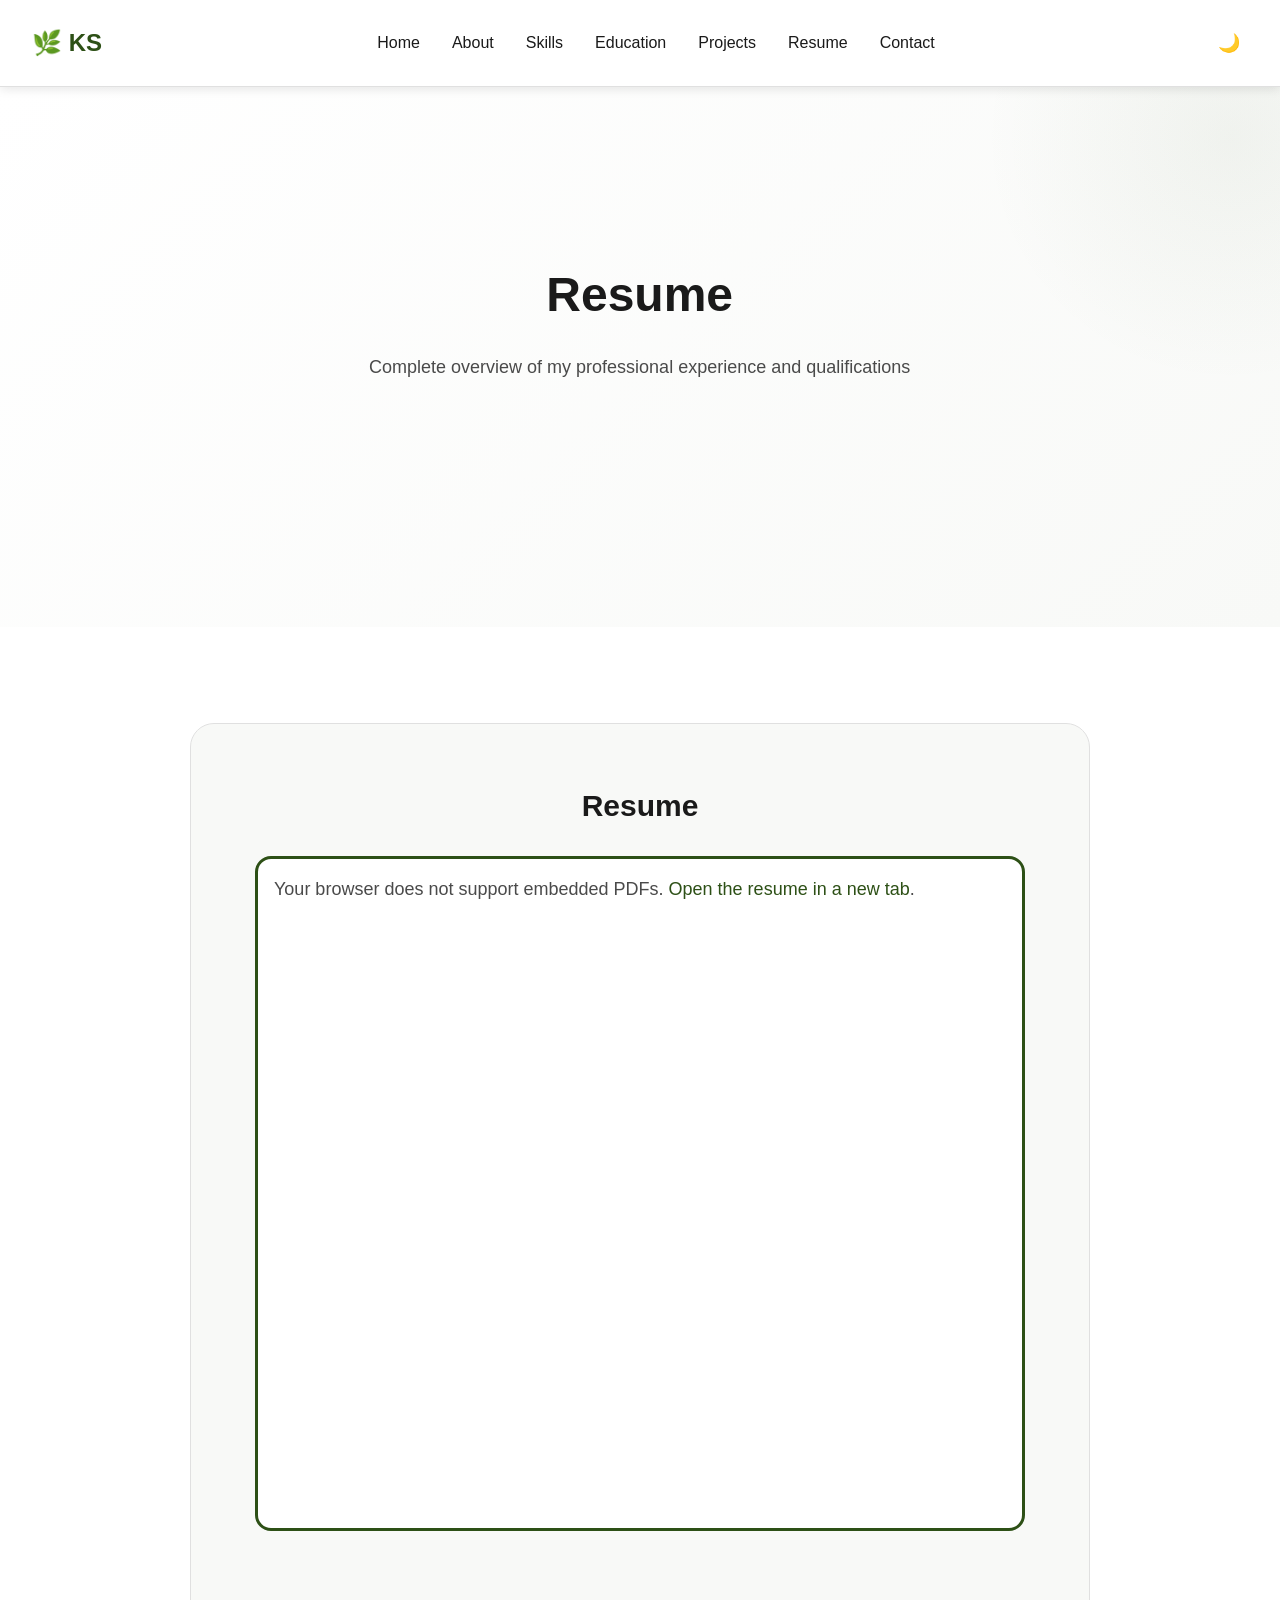
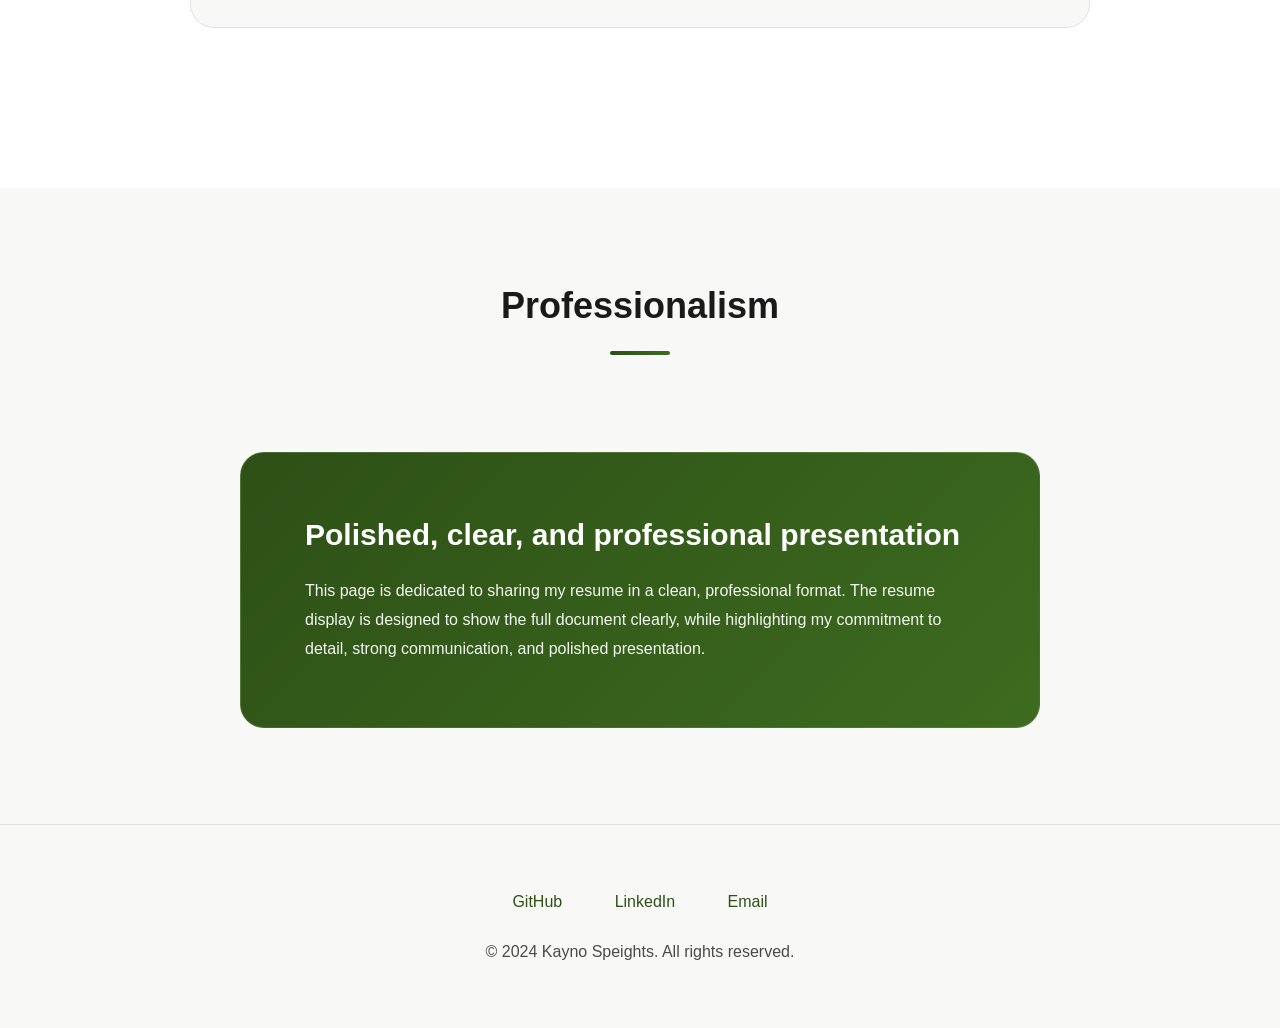
<file: resume.html>
<!DOCTYPE html>
<html lang="en">
<head>
  <meta charset="UTF-8">
  <meta name="viewport" content="width=device-width, initial-scale=1.0">
  <title>Resume - Portfolio</title>
  <link rel="stylesheet" href="css/styles.css">
</head>
<body>
  <!-- Navigation -->
  <nav class="navbar">
    <div class="logo">
      🌿 KS
    </div>
    <ul class="nav-links">
      <li><a href="index.html">Home</a></li>
      <li><a href="about.html">About</a></li>
      <li><a href="skills.html">Skills</a></li>
      <li><a href="education.html">Education</a></li>
      <li><a href="projects.html">Projects</a></li>
      <li><a href="resume.html" class="active">Resume</a></li>
      <li><a href="contact.html">Contact</a></li>
    </ul>
    <button class="theme-toggle">🌙</button>
    <button class="hamburger">
      <span></span>
      <span></span>
      <span></span>
    </button>
  </nav>

  <!-- Hero Section -->
  <section class="hero" style="min-height: 60vh;">
    <div class="hero-content">
      <h1 class="scroll-animate-left">Resume</h1>
      <p class="hero-description scroll-animate-left">
        Complete overview of my professional experience and qualifications
      </p>
    </div>
  </section>

  <!-- Resume Display Section -->
  <section class="section" id="resume">
    <div class="container">
      <div style="max-width: 900px; margin: 0 auto;">
        <div class="resume-container scroll-animate-card">
          <h3 style="margin-top: 0; margin-bottom: var(--spacing-lg); text-align: center;">Resume</h3>
          <div class="resume-viewer" style="border: 3px solid var(--accent);">
            <div style="text-align: center; color: var(--text-secondary);">
              <div style="font-size: 4rem; margin-bottom: var(--spacing-md);">📝</div>
              <p>Your resume is displayed below. If it does not appear, please refresh the page or open this page in a browser that supports embedded PDFs.</p>
            </div>
          </div>
        </div>
      </div>
    </div>
  </section>

  <!-- Professionalism Section -->
  <section class="section" style="background: var(--bg-secondary);">
    <div class="container">
      <h2 class="section-title scroll-animate-left">Professionalism</h2>
      <div style="max-width: 800px; margin: 0 auto;">
        <div class="card scroll-animate-card" style="background: linear-gradient(135deg, var(--accent), var(--accent-light)); color: white; padding: var(--spacing-2xl); border-radius: var(--radius-xl); border: 1px solid rgba(255,255,255,0.12);">
          <h3 style="margin-top: 0; margin-bottom: var(--spacing-md);">Polished, clear, and professional presentation</h3>
          <p style="margin: 0; color: rgba(255,255,255,0.95); line-height: 1.8;">
            This page is dedicated to sharing my resume in a clean, professional format. The resume display is designed to show the full document clearly, while highlighting my commitment to detail, strong communication, and polished presentation.
          </p>
        </div>
      </div>
    </div>
  </section>

  <!-- Footer -->
  <footer style="
    background: var(--bg-secondary);
    border-top: 1px solid var(--border);
    padding: var(--spacing-2xl) var(--spacing-lg);
    text-align: center;
  ">
    <div class="container">
      <p style="margin-bottom: var(--spacing-md);">
        <a href="https://github.com/KaynoSpeights" style="margin: 0 var(--spacing-md);">GitHub</a>
        <a href="https://www.linkedin.com/in/kaynospeights/" style="margin: 0 var(--spacing-md);">LinkedIn</a>
        <a href="mailto:your.email@example.com" style="margin: 0 var(--spacing-md);">Email</a>
      </p>
      <p style="color: var(--text-secondary); margin: 0;">
        © 2024 Kayno Speights. All rights reserved.
      </p>
    </div>
  </footer>

  <script src="js/script.js"></script>
</body>
</html>
</file>
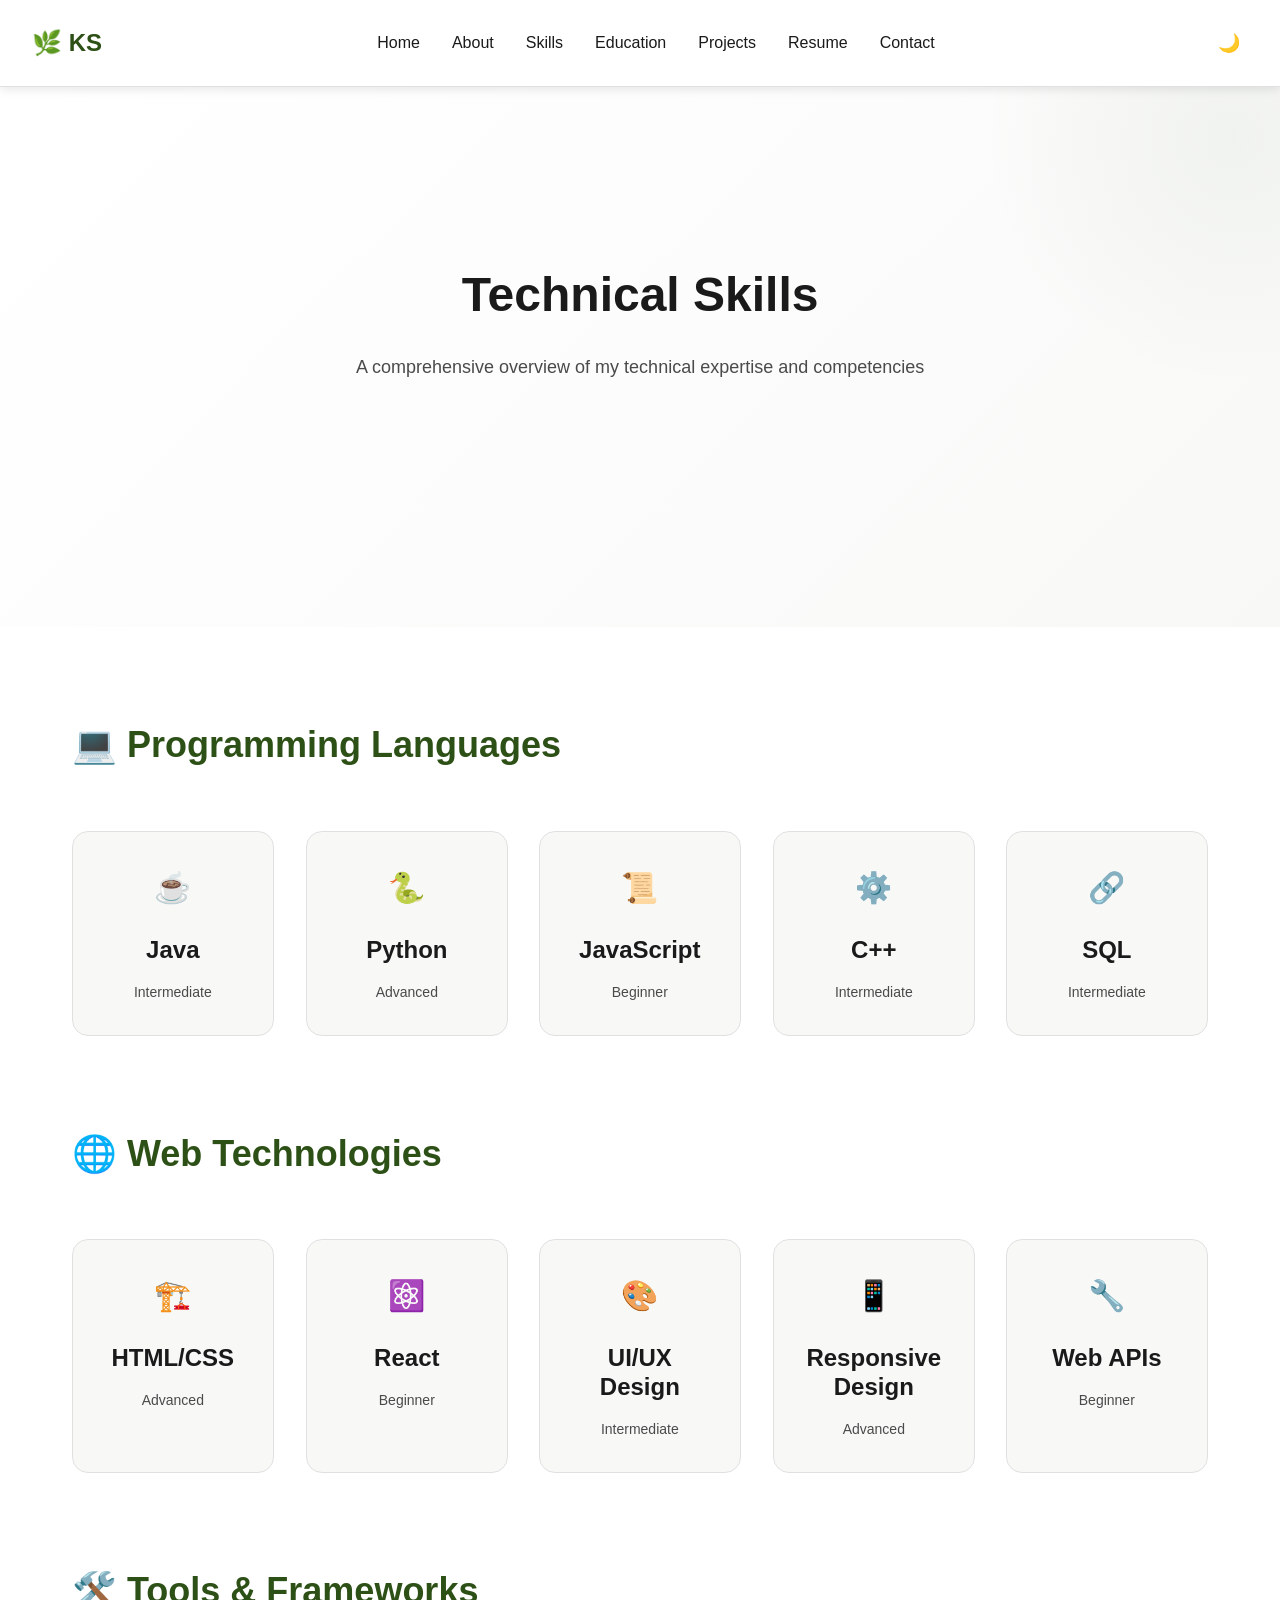
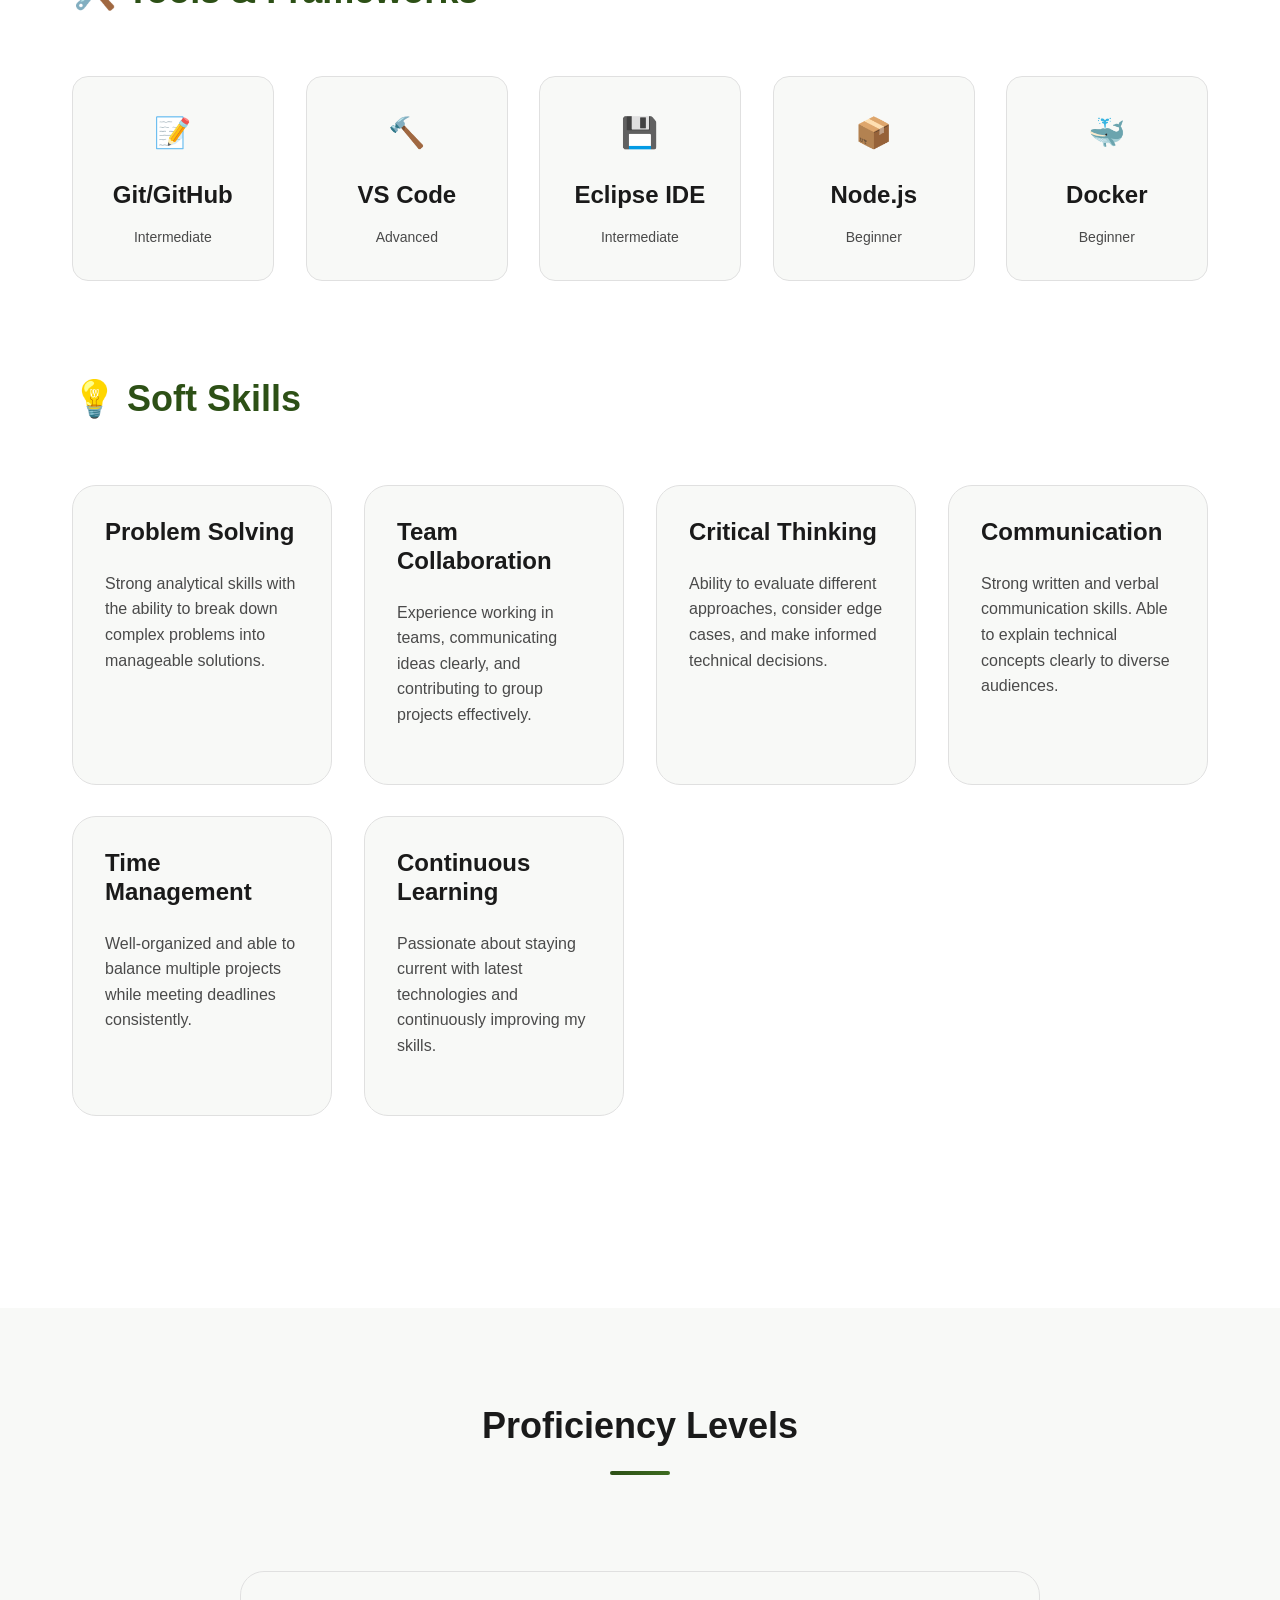
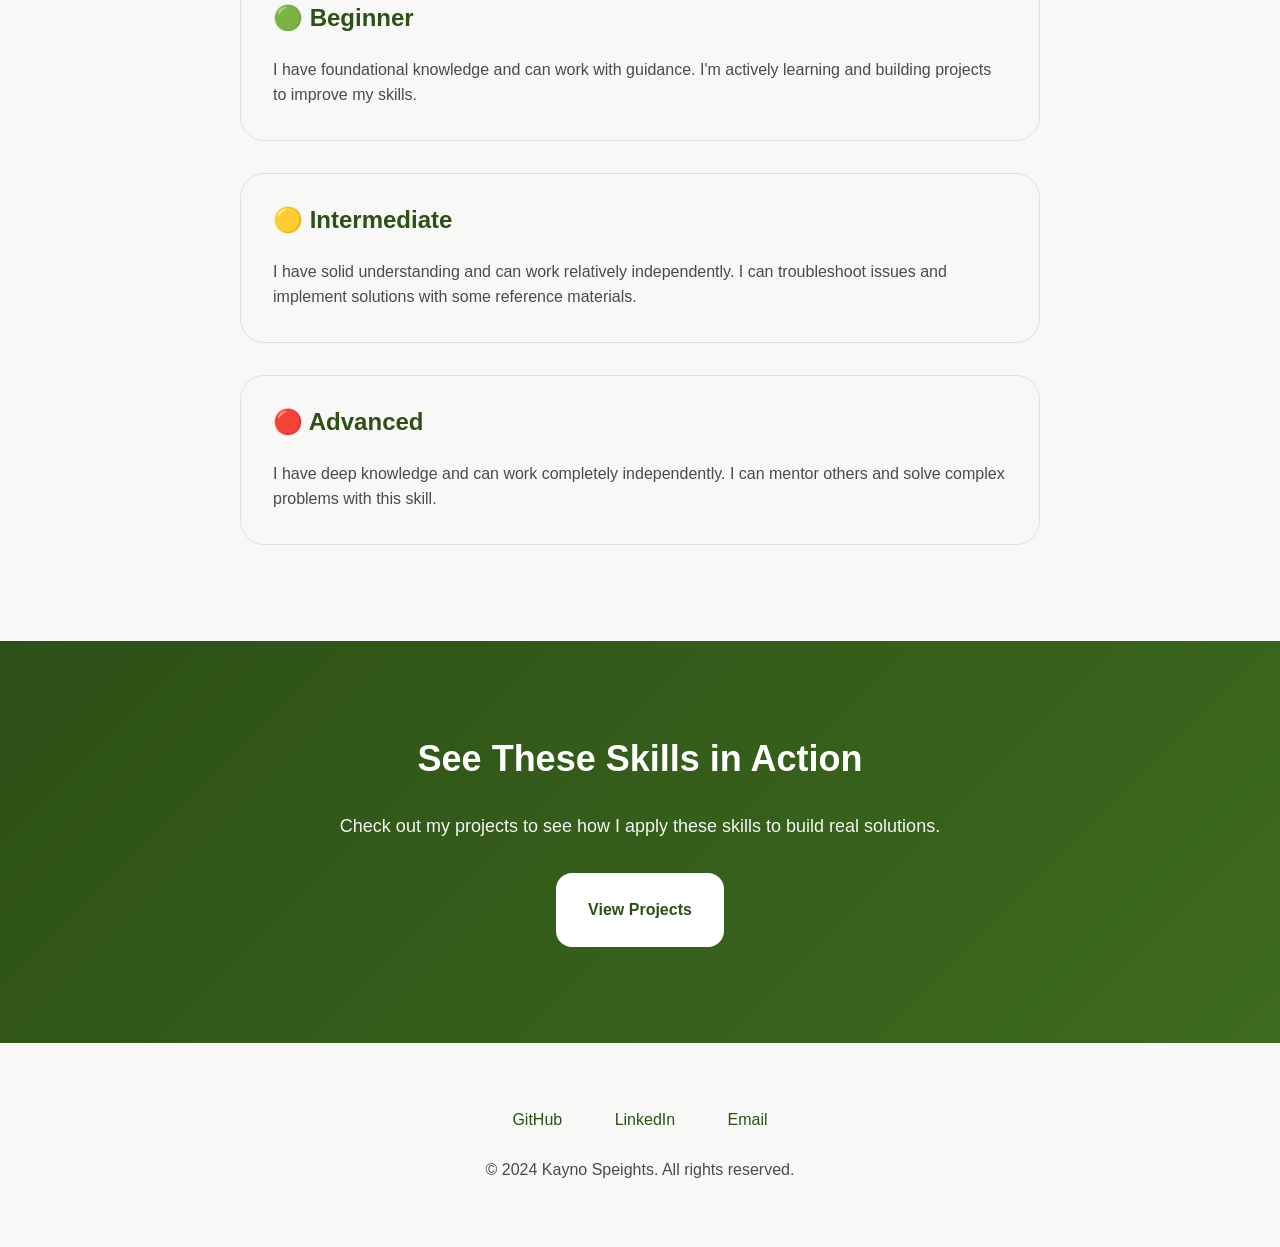
<file: skills.html>
<!DOCTYPE html>
<html lang="en">
<head>
  <meta charset="UTF-8">
  <meta name="viewport" content="width=device-width, initial-scale=1.0">
  <title>Skills - Portfolio</title>
  <link rel="stylesheet" href="css/styles.css">
</head>
<body>
  <!-- Navigation -->
  <nav class="navbar">
    <div class="logo">
      🌿 KS
    </div>
    <ul class="nav-links">
      <li><a href="index.html">Home</a></li>
      <li><a href="about.html">About</a></li>
      <li><a href="skills.html" class="active">Skills</a></li>
      <li><a href="education.html">Education</a></li>
      <li><a href="projects.html">Projects</a></li>
      <li><a href="resume.html">Resume</a></li>
      <li><a href="contact.html">Contact</a></li>
    </ul>
    <button class="theme-toggle">🌙</button>
    <button class="hamburger">
      <span></span>
      <span></span>
      <span></span>
    </button>
  </nav>

  <!-- Hero Section -->
  <section class="hero" style="min-height: 60vh;">
    <div class="hero-content">
      <h1 class="fade-in-on-scroll">Technical Skills</h1>
      <p class="hero-description fade-in-on-scroll">
        A comprehensive overview of my technical expertise and competencies
      </p>
    </div>
  </section>

  <!-- Skills Categories -->
  <section class="section" id="skills">
    <div class="container">
      
      <!-- Programming Languages -->
      <div style="margin-bottom: var(--spacing-3xl);">
        <h2 style="margin-bottom: var(--spacing-2xl); color: var(--accent);">💻 Programming Languages</h2>
        <div class="skills-grid">
          <div class="skill-card scroll-animate-skill">
            <span class="skill-icon">☕</span>
            <h4>Java</h4>
            <p style="margin: 0; font-size: var(--font-size-sm);">Intermediate</p>
          </div>
          <div class="skill-card scroll-animate-skill">
            <span class="skill-icon">🐍</span>
            <h4>Python</h4>
            <p style="margin: 0; font-size: var(--font-size-sm);">Advanced</p>
          </div>
          <div class="skill-card scroll-animate-skill">
            <span class="skill-icon">📜</span>
            <h4>JavaScript</h4>
            <p style="margin: 0; font-size: var(--font-size-sm);">Beginner</p>
          </div>
          <div class="skill-card scroll-animate-skill">
            <span class="skill-icon">⚙️</span>
            <h4>C++</h4>
            <p style="margin: 0; font-size: var(--font-size-sm);">Intermediate</p>
          </div>
          <div class="skill-card scroll-animate-skill">
            <span class="skill-icon">🔗</span>
            <h4>SQL</h4>
            <p style="margin: 0; font-size: var(--font-size-sm);">Intermediate</p>
          </div>
        </div>
      </div>

      <!-- Web Technologies -->
      <div style="margin-bottom: var(--spacing-3xl);">
        <h2 style="margin-bottom: var(--spacing-2xl); color: var(--accent);">🌐 Web Technologies</h2>
        <div class="skills-grid">
          <div class="skill-card scroll-animate-skill">
            <span class="skill-icon">🏗️</span>
            <h4>HTML/CSS</h4>
            <p style="margin: 0; font-size: var(--font-size-sm);">Advanced</p>
          </div>
          <div class="skill-card scroll-animate-skill">
            <span class="skill-icon">⚛️</span>
            <h4>React</h4>
            <p style="margin: 0; font-size: var(--font-size-sm);">Beginner</p>
          </div>
          <div class="skill-card scroll-animate-skill">
            <span class="skill-icon">🎨</span>
            <h4>UI/UX Design</h4>
            <p style="margin: 0; font-size: var(--font-size-sm);">Intermediate</p>
          </div>
          <div class="skill-card scroll-animate-skill">
            <span class="skill-icon">📱</span>
            <h4>Responsive Design</h4>
            <p style="margin: 0; font-size: var(--font-size-sm);">Advanced</p>
          </div>
          <div class="skill-card scroll-animate-skill">
            <span class="skill-icon">🔧</span>
            <h4>Web APIs</h4>
            <p style="margin: 0; font-size: var(--font-size-sm);">Beginner</p>
          </div>
        </div>
      </div>

      <!-- Tools & Frameworks -->
      <div style="margin-bottom: var(--spacing-3xl);">
        <h2 style="margin-bottom: var(--spacing-2xl); color: var(--accent);">🛠️ Tools & Frameworks</h2>
        <div class="skills-grid">
          <div class="skill-card scroll-animate-skill">
            <span class="skill-icon">📝</span>
            <h4>Git/GitHub</h4>
            <p style="margin: 0; font-size: var(--font-size-sm);">Intermediate</p>
          </div>
          <div class="skill-card scroll-animate-skill">
            <span class="skill-icon">🔨</span>
            <h4>VS Code</h4>
            <p style="margin: 0; font-size: var(--font-size-sm);">Advanced</p>
          </div>
          <div class="skill-card scroll-animate-skill">
            <span class="skill-icon">💾</span>
            <h4>Eclipse IDE</h4>
            <p style="margin: 0; font-size: var(--font-size-sm);">Intermediate</p>
          </div>
          <div class="skill-card scroll-animate-skill">
            <span class="skill-icon">📦</span>
            <h4>Node.js</h4>
            <p style="margin: 0; font-size: var(--font-size-sm);">Beginner</p>
          </div>
          <div class="skill-card scroll-animate-skill">
            <span class="skill-icon">🐳</span>
            <h4>Docker</h4>
            <p style="margin: 0; font-size: var(--font-size-sm);">Beginner</p>
          </div>
        </div>
      </div>

      <!-- Soft Skills -->
      <div style="margin-bottom: var(--spacing-3xl);">
        <h2 style="margin-bottom: var(--spacing-2xl); color: var(--accent);">💡 Soft Skills</h2>
        <div style="display: grid; grid-template-columns: repeat(auto-fit, minmax(250px, 1fr)); gap: var(--spacing-lg);">
          <div class="card scroll-animate-card">
            <h4>Problem Solving</h4>
            <p>Strong analytical skills with the ability to break down complex problems into manageable solutions.</p>
          </div>
          <div class="card scroll-animate-card">
            <h4>Team Collaboration</h4>
            <p>Experience working in teams, communicating ideas clearly, and contributing to group projects effectively.</p>
          </div>
          <div class="card scroll-animate-card">
            <h4>Critical Thinking</h4>
            <p>Ability to evaluate different approaches, consider edge cases, and make informed technical decisions.</p>
          </div>
          <div class="card scroll-animate-card">
            <h4>Communication</h4>
            <p>Strong written and verbal communication skills. Able to explain technical concepts clearly to diverse audiences.</p>
          </div>
          <div class="card scroll-animate-card">
            <h4>Time Management</h4>
            <p>Well-organized and able to balance multiple projects while meeting deadlines consistently.</p>
          </div>
          <div class="card scroll-animate-card">
            <h4>Continuous Learning</h4>
            <p>Passionate about staying current with latest technologies and continuously improving my skills.</p>
          </div>
        </div>
      </div>

    </div>
  </section>

  <!-- Skill Levels Explanation -->
  <section class="section" style="background: var(--bg-secondary);">
    <div class="container">
      <h2 class="section-title scroll-animate-left">Proficiency Levels</h2>
      
      <div style="max-width: 800px; margin: 0 auto;">
        <div class="card scroll-animate-card" style="margin-bottom: var(--spacing-lg);">
          <h4 style="color: var(--accent); margin-bottom: var(--spacing-md);">🟢 Beginner</h4>
          <p style="margin: 0;">I have foundational knowledge and can work with guidance. I'm actively learning and building projects to improve my skills.</p>
        </div>

        <div class="card scroll-animate-card" style="margin-bottom: var(--spacing-lg);">
          <h4 style="color: var(--accent); margin-bottom: var(--spacing-md);">🟡 Intermediate</h4>
          <p style="margin: 0;">I have solid understanding and can work relatively independently. I can troubleshoot issues and implement solutions with some reference materials.</p>
        </div>

        <div class="card scroll-animate-card">
          <h4 style="color: var(--accent); margin-bottom: var(--spacing-md);">🔴 Advanced</h4>
          <p style="margin: 0;">I have deep knowledge and can work completely independently. I can mentor others and solve complex problems with this skill.</p>
        </div>
      </div>
    </div>
  </section>

  <!-- CTA Section -->
  <section class="section fade-in-on-scroll" style="background: linear-gradient(135deg, var(--accent), var(--accent-light)); color: white; text-align: center;">
    <div class="container">
      <h2 style="color: white; margin-bottom: var(--spacing-lg);">See These Skills in Action</h2>
      <p style="color: rgba(255, 255, 255, 0.95); font-size: var(--font-size-lg); margin-bottom: var(--spacing-lg);">
        Check out my projects to see how I apply these skills to build real solutions.
      </p>
      <a href="projects.html" class="btn" style="background: white; color: var(--accent); font-weight: 700;">View Projects</a>
    </div>
  </section>

  <!-- Footer -->
  <footer style="
    background: var(--bg-secondary);
    border-top: 1px solid var(--border);
    padding: var(--spacing-2xl) var(--spacing-lg);
    text-align: center;
  ">
    <div class="container">
      <p style="margin-bottom: var(--spacing-md);">
        <a href="https://github.com/KaynoSpeights" style="margin: 0 var(--spacing-md);">GitHub</a>
        <a href="https://www.linkedin.com/in/kaynospeights/" style="margin: 0 var(--spacing-md);">LinkedIn</a>
        <a href="mailto:your.email@example.com" style="margin: 0 var(--spacing-md);">Email</a>
      </p>
      <p style="color: var(--text-secondary); margin: 0;">
        © 2024 Kayno Speights. All rights reserved.
      </p>
    </div>
  </footer>

  <script src="js/script.js"></script>
</body>
</html>
</file>
<file: css/styles.css>
/* ===== CSS VARIABLES & DESIGN SYSTEM ===== */
:root {
  /* Light Mode Colors */
  --bg-primary: #ffffff;
  --bg-secondary: #f8f9f7;
  --text-primary: #1a1a1a;
  --text-secondary: #4a4a4a;
  --accent: #2d5016;
  --accent-light: #3d6b1f;
  --accent-hover: #1f3610;
  --border: #e0e0e0;
  --shadow: rgba(0, 0, 0, 0.1);
  --shadow-lg: rgba(0, 0, 0, 0.15);

  /* Typography */
  --font-sans: -apple-system, BlinkMacSystemFont, 'Segoe UI', Roboto, 'Helvetica Neue', Arial, sans-serif;
  --font-mono: 'Monaco', 'Consolas', monospace;
  --font-size-sm: 0.875rem;
  --font-size-base: 1rem;
  --font-size-lg: 1.125rem;
  --font-size-xl: 1.25rem;
  --font-size-2xl: 1.5rem;
  --font-size-3xl: 1.875rem;
  --font-size-4xl: 2.25rem;
  --font-size-5xl: 3rem;

  /* Spacing */
  --spacing-xs: 0.5rem;
  --spacing-sm: 1rem;
  --spacing-md: 1.5rem;
  --spacing-lg: 2rem;
  --spacing-xl: 3rem;
  --spacing-2xl: 4rem;
  --spacing-3xl: 6rem;

  /* Border Radius */
  --radius-sm: 0.375rem;
  --radius-md: 0.5rem;
  --radius-lg: 1rem;
  --radius-xl: 1.5rem;

  /* Transitions */
  --transition-fast: 0.15s ease-in-out;
  --transition-base: 0.3s ease-in-out;
  --transition-slow: 0.5s ease-in-out;
}

/* Dark Mode */
html.dark-mode {
  --bg-primary: #0f1419;
  --bg-secondary: #1a1f26;
  --text-primary: #e8e8e8;
  --text-secondary: #b0b0b0;
  --accent: #4ade80;
  --accent-light: #86efac;
  --accent-hover: #22c55e;
  --border: #2d3742;
  --shadow: rgba(0, 0, 0, 0.3);
  --shadow-lg: rgba(0, 0, 0, 0.4);
}

/* ===== BASE STYLES ===== */
* {
  margin: 0;
  padding: 0;
  box-sizing: border-box;
}

html {
  scroll-behavior: smooth;
}

body {
  font-family: var(--font-sans);
  background-color: var(--bg-primary);
  color: var(--text-primary);
  transition: background-color var(--transition-base), color var(--transition-base);
  line-height: 1.6;
}

/* ===== TYPOGRAPHY ===== */
h1, h2, h3, h4, h5, h6 {
  font-weight: 600;
  line-height: 1.2;
  margin-bottom: var(--spacing-md);
}

h1 { font-size: var(--font-size-5xl); }
h2 { font-size: var(--font-size-4xl); }
h3 { font-size: var(--font-size-3xl); }
h4 { font-size: var(--font-size-2xl); }
h5 { font-size: var(--font-size-xl); }
h6 { font-size: var(--font-size-lg); }

p {
  margin-bottom: var(--spacing-md);
  color: var(--text-secondary);
}

a {
  color: var(--accent);
  text-decoration: none;
  transition: color var(--transition-base);
}

a:hover {
  color: var(--accent-hover);
}

/* ===== LAYOUT ===== */
.container {
  max-width: 1200px;
  margin: 0 auto;
  padding: 0 var(--spacing-lg);
}

.section {
  padding: var(--spacing-3xl) 0;
}

.section-title {
  text-align: center;
  margin-bottom: var(--spacing-3xl);
  position: relative;
  display: inline-block;
  width: 100%;
}

.section-title::after {
  content: '';
  display: block;
  width: 60px;
  height: 4px;
  background: linear-gradient(90deg, var(--accent), var(--accent-light));
  margin: var(--spacing-md) auto 0;
  border-radius: var(--radius-md);
}

/* ===== NAVIGATION ===== */
nav.navbar {
  display: flex;
  justify-content: space-between;
  align-items: center;
  padding: var(--spacing-md) var(--spacing-lg);
  background-color: var(--bg-primary);
  border-bottom: 1px solid var(--border);
  position: sticky;
  top: 0;
  z-index: 1000;
  box-shadow: 0 2px 10px var(--shadow);
  transition: all var(--transition-base);
}

.logo {
  font-size: var(--font-size-2xl);
  font-weight: 700;
  color: var(--accent);
  display: flex;
  align-items: center;
  gap: var(--spacing-sm);
}

.nav-links {
  display: flex;
  list-style: none;
  gap: var(--spacing-lg);
  align-items: center;
}

.nav-links a {
  color: var(--text-primary);
  transition: color var(--transition-base);
  font-weight: 500;
}

.nav-links a:hover,
.nav-links a.active {
  color: var(--accent);
}

.theme-toggle {
  background: none;
  border: none;
  font-size: var(--font-size-lg);
  cursor: pointer;
  color: var(--text-primary);
  transition: transform var(--transition-base);
  padding: var(--spacing-xs);
}

.theme-toggle:hover {
  transform: rotate(20deg);
}

.hamburger {
  display: none;
  flex-direction: column;
  gap: 6px;
  background: none;
  border: none;
  cursor: pointer;
}

.hamburger span {
  width: 25px;
  height: 3px;
  background-color: var(--text-primary);
  border-radius: var(--radius-md);
  transition: all var(--transition-base);
}

/* ===== HERO SECTION ===== */
.hero {
  min-height: 100vh;
  display: flex;
  align-items: center;
  justify-content: center;
  text-align: center;
  background: linear-gradient(135deg, var(--bg-primary), var(--bg-secondary));
  padding: var(--spacing-3xl) var(--spacing-lg);
  overflow: hidden;
  position: relative;
}

.hero::before {
  content: '';
  position: absolute;
  width: 500px;
  height: 500px;
  background: radial-gradient(circle, var(--accent) 0%, transparent 70%);
  opacity: 0.05;
  top: -200px;
  right: -200px;
  border-radius: 50%;
  z-index: 0;
}

.hero-content {
  max-width: 800px;
  z-index: 1;
  animation: fadeInUp 1s ease-out;
}

.hero h1 {
  margin-bottom: var(--spacing-lg);
  line-height: 1.1;
}

.hero-subtitle {
  font-size: var(--font-size-2xl);
  color: var(--accent);
  margin-bottom: var(--spacing-md);
  font-weight: 600;
}

.hero-description {
  font-size: var(--font-size-lg);
  margin-bottom: var(--spacing-2xl);
  max-width: 600px;
  margin-left: auto;
  margin-right: auto;
}

.cta-buttons {
  display: flex;
  gap: var(--spacing-md);
  justify-content: center;
  flex-wrap: wrap;
  margin-bottom: var(--spacing-2xl);
}

/* ===== BUTTONS ===== */
.btn {
  display: inline-block;
  padding: var(--spacing-md) var(--spacing-lg);
  border-radius: var(--radius-lg);
  font-weight: 600;
  text-decoration: none;
  transition: all var(--transition-base);
  cursor: pointer;
  border: none;
  font-family: var(--font-sans);
  font-size: var(--font-size-base);
  text-align: center;
}

.btn-primary {
  background: var(--accent);
  color: white;
  text-shadow: 0 1px 2px rgba(0, 0, 0, 0.1);
}

.btn-primary:hover {
  background: var(--accent-light);
  color: white;
  transform: translateY(-2px);
  box-shadow: 0 10px 25px rgba(45, 80, 22, 0.4);
  text-shadow: 0 1px 3px rgba(0, 0, 0, 0.15);
}

.btn-secondary {
  background: transparent;
  color: var(--accent);
  border: 2px solid var(--accent);
}

.btn-secondary:hover {
  background: var(--accent);
  color: white;
  transform: translateY(-2px);
}

/* ===== CARDS ===== */
.card {
  background: var(--bg-secondary);
  border-radius: var(--radius-xl);
  padding: var(--spacing-lg);
  border: 1px solid var(--border);
  transition: all var(--transition-base);
  overflow: hidden;
}

.card:hover {
  transform: translateY(-8px);
  box-shadow: 0 20px 40px var(--shadow-lg);
  border-color: var(--accent);
}

.card-title {
  color: var(--text-primary);
  margin-bottom: var(--spacing-md);
}

.card-description {
  color: var(--text-secondary);
  margin-bottom: var(--spacing-md);
}

/* ===== PROJECT CARDS ===== */
.project-card {
  background: var(--bg-secondary);
  border-radius: var(--radius-xl);
  overflow: hidden;
  border: 1px solid var(--border);
  transition: all var(--transition-base);
  display: flex;
  flex-direction: column;
  height: 100%;
  opacity: 0;
  transform: translateX(-40px);
}

.project-card.visible {
  opacity: 1;
  transform: translateX(0);
}

.project-card:hover {
  transform: translateY(-12px);
  box-shadow: 0 25px 50px var(--shadow-lg);
  border-color: var(--accent);
}

.project-image-container {
  width: 100%;
  height: 250px;
  background: linear-gradient(135deg, var(--accent), var(--accent-light));
  display: flex;
  align-items: center;
  justify-content: center;
  color: white;
  font-size: var(--font-size-lg);
  font-weight: 500;
  text-align: center;
  padding: var(--spacing-lg);
  position: relative;
  overflow: hidden;
}

.project-image-container img {
  width: 100%;
  height: 100%;
  object-fit: cover;
}

.project-image-placeholder {
  text-align: center;
}

.project-tech-tag {
  display: inline-block;
  background: var(--accent);
  color: white;
  padding: var(--spacing-xs) var(--spacing-md);
  border-radius: var(--radius-md);
  font-size: var(--font-size-sm);
  margin-bottom: var(--spacing-md);
  font-weight: 600;
}

.project-content {
  padding: var(--spacing-lg);
  flex-grow: 1;
  display: flex;
  flex-direction: column;
}

.project-content h3 {
  margin-bottom: var(--spacing-md);
}

.project-content p {
  margin-bottom: var(--spacing-md);
  flex-grow: 1;
}

.project-links {
  display: flex;
  gap: var(--spacing-md);
  margin-top: var(--spacing-md);
}

.project-link {
  display: inline-flex;
  align-items: center;
  justify-content: center;
  width: 40px;
  height: 40px;
  background: var(--accent);
  color: white;
  border-radius: 50%;
  font-size: var(--font-size-lg);
  transition: all var(--transition-base);
}

.project-link:hover {
  background: var(--accent-hover);
  transform: scale(1.1) rotate(10deg);
}

/* ===== SKILLS GRID ===== */
.skills-grid {
  display: grid;
  grid-template-columns: repeat(auto-fit, minmax(150px, 1fr));
  gap: var(--spacing-lg);
  margin-bottom: var(--spacing-3xl);
}

.skill-card {
  background: var(--bg-secondary);
  padding: var(--spacing-lg);
  border-radius: var(--radius-lg);
  text-align: center;
  border: 1px solid var(--border);
  transition: all var(--transition-base);
}

.skill-card:hover {
  background: var(--accent);
  color: white;
  transform: translateY(-5px);
  border-color: var(--accent);
}

.skill-card:hover p {
  color: rgba(255, 255, 255, 0.9);
}

.skill-icon {
  font-size: var(--font-size-3xl);
  margin-bottom: var(--spacing-md);
  display: block;
}

.skill-card h4 {
  margin-bottom: var(--spacing-sm);
}

/* ===== EDUCATION ===== */
.timeline {
  position: relative;
  padding: var(--spacing-xl) 0;
}

.timeline::before {
  content: '';
  position: absolute;
  left: 50%;
  transform: translateX(-50%);
  width: 2px;
  height: 100%;
  background: linear-gradient(180deg, var(--accent), var(--accent-light));
}

.timeline-item {
  margin-bottom: var(--spacing-2xl);
  position: relative;
}

.timeline-item:nth-child(odd) {
  margin-left: 0;
  margin-right: 50%;
  text-align: right;
  padding-right: var(--spacing-xl);
}

.timeline-item:nth-child(even) {
  margin-left: 50%;
  text-align: left;
  padding-left: var(--spacing-xl);
}

.timeline-dot {
  position: absolute;
  width: 20px;
  height: 20px;
  background: var(--accent);
  border: 4px solid var(--bg-primary);
  border-radius: 50%;
  left: 50%;
  top: 0;
  transform: translateX(-50%);
  z-index: 1;
}

.timeline-content {
  background: var(--bg-secondary);
  padding: var(--spacing-lg);
  border-radius: var(--radius-lg);
  border: 1px solid var(--border);
  transition: all var(--transition-base);
}

.timeline-content:hover {
  box-shadow: 0 10px 30px var(--shadow-lg);
  transform: translateY(-5px);
}

.timeline-date {
  color: var(--accent);
  font-weight: 600;
  font-size: var(--font-size-lg);
  margin-bottom: var(--spacing-sm);
}

.timeline-title {
  color: var(--text-primary);
  font-weight: 600;
  margin-bottom: var(--spacing-sm);
}

/* ===== RESUME SECTION ===== */
.resume-container {
  background: var(--bg-secondary);
  border-radius: var(--radius-xl);
  padding: var(--spacing-2xl);
  border: 1px solid var(--border);
  margin-bottom: var(--spacing-2xl);
}

.resume-viewer {
  width: 100%;
  min-height: 75vh;
  height: 75vh;
  background: var(--bg-primary);
  border-radius: var(--radius-lg);
  border: 1px solid var(--border);
  display: flex;
  align-items: stretch;
  justify-content: center;
  color: var(--text-secondary);
  font-size: var(--font-size-lg);
  margin-bottom: var(--spacing-lg);
  overflow: hidden;
}

.resume-viewer iframe,
.resume-viewer object,
.resume-viewer embed,
.resume-viewer img {
  width: 100%;
  height: 100%;
  border: none;
  display: block;
}

.resume-upload {
  background: var(--bg-primary);
  padding: var(--spacing-lg);
  border-radius: var(--radius-lg);
  border: 2px dashed var(--border);
  text-align: center;
  cursor: pointer;
  transition: all var(--transition-base);
}

.resume-upload:hover {
  border-color: var(--accent);
  background: linear-gradient(135deg, var(--bg-primary), var(--bg-secondary));
}

.resume-upload input {
  display: none;
}

/* ===== CONTACT FORM ===== */
.contact-form {
  max-width: 600px;
  margin: 0 auto;
}

.form-group {
  margin-bottom: var(--spacing-lg);
}

label {
  display: block;
  margin-bottom: var(--spacing-sm);
  font-weight: 500;
  color: var(--text-primary);
}

input[type="text"],
input[type="email"],
input[type="phone"],
textarea {
  width: 100%;
  padding: var(--spacing-md);
  border: 1px solid var(--border);
  border-radius: var(--radius-md);
  font-family: var(--font-sans);
  font-size: var(--font-size-base);
  color: var(--text-primary);
  background-color: var(--bg-primary);
  transition: border-color var(--transition-base), box-shadow var(--transition-base);
}

input[type="text"]:focus,
input[type="email"]:focus,
input[type="phone"]:focus,
textarea:focus {
  outline: none;
  border-color: var(--accent);
  box-shadow: 0 0 0 3px rgba(45, 80, 22, 0.1);
}

textarea {
  resize: vertical;
  min-height: 150px;
}

/* ===== ANIMATIONS ===== */
@keyframes fadeInUp {
  from {
    opacity: 0;
    transform: translateY(30px);
  }
  to {
    opacity: 1;
    transform: translateY(0);
  }
}

@keyframes fadeIn {
  from {
    opacity: 0;
  }
  to {
    opacity: 1;
  }
}

@keyframes slideInLeft {
  from {
    opacity: 0;
    transform: translateX(-30px);
  }
  to {
    opacity: 1;
    transform: translateX(0);
  }
}

@keyframes slideInRight {
  from {
    opacity: 0;
    transform: translateX(30px);
  }
  to {
    opacity: 1;
    transform: translateX(0);
  }
}

@keyframes scaleIn {
  from {
    opacity: 0;
    transform: scale(0.95);
  }
  to {
    opacity: 1;
    transform: scale(1);
  }
}

@keyframes float {
  0%, 100% {
    transform: translateY(0px);
  }
  50% {
    transform: translateY(-20px);
  }
}

@keyframes slideInFromLeft {
  from {
    opacity: 0;
    transform: translateX(-40px);
  }
  to {
    opacity: 1;
    transform: translateX(0);
  }
}

@keyframes slideInFromRight {
  from {
    opacity: 0;
    transform: translateX(40px);
  }
  to {
    opacity: 1;
    transform: translateX(0);
  }
}

@keyframes zoomIn {
  from {
    opacity: 0;
    transform: scale(0.9);
  }
  to {
    opacity: 1;
    transform: scale(1);
  }
}

@keyframes expandDown {
  from {
    opacity: 0;
    transform: scaleY(0);
    transform-origin: top;
  }
  to {
    opacity: 1;
    transform: scaleY(1);
    transform-origin: top;
  }
}

@keyframes rotateIn {
  from {
    opacity: 0;
    transform: rotate(-5deg) scale(0.95);
  }
  to {
    opacity: 1;
    transform: rotate(0) scale(1);
  }
}

/* Scroll Animation Classes - Start Hidden */
.scroll-animate-card,
.scroll-animate-left,
.scroll-animate-right,
.scroll-animate-timeline,
.scroll-animate-skill,
.scroll-animate-form,
.fade-in-on-scroll,
.project-card-scroll-animation {
  opacity: 0;
  will-change: opacity, transform;
}

.scroll-animate-card {
  transform: scale(0.95);
}

.scroll-animate-left {
  transform: translateX(-40px);
}

.scroll-animate-right {
  transform: translateX(40px);
}

.scroll-animate-timeline {
  transform: scaleY(0);
  transform-origin: top;
}

.scroll-animate-skill {
  transform: scale(0.9);
}

.scroll-animate-form {
  transform: translateY(30px);
}

/* Visible State - Animation Plays */
.scroll-animate-card.visible,
.scroll-animate-left.visible,
.scroll-animate-right.visible,
.scroll-animate-timeline.visible,
.scroll-animate-skill.visible,
.scroll-animate-form.visible,
.fade-in-on-scroll.visible,
.project-card-scroll-animation.visible {
  opacity: 1;
  transform: none;
}

/* ===== RESPONSIVE ===== */
@media (max-width: 768px) {
  .container {
    padding: 0 var(--spacing-md);
  }

  .section {
    padding: var(--spacing-2xl) 0;
  }

  h1 { font-size: var(--font-size-3xl); }
  h2 { font-size: var(--font-size-2xl); }
  h3 { font-size: var(--font-size-xl); }

  .nav-links {
    gap: var(--spacing-md);
  }

  .hamburger {
    display: flex;
  }

  .nav-links {
    display: none;
    position: absolute;
    top: 100%;
    left: 0;
    right: 0;
    background: var(--bg-primary);
    flex-direction: column;
    padding: var(--spacing-lg);
    gap: var(--spacing-md);
  }

  .nav-links.active {
    display: flex;
  }

  .hero {
    min-height: 80vh;
    padding: var(--spacing-2xl) var(--spacing-md);
  }

  .hero h1 {
    font-size: var(--font-size-3xl);
  }

  .hero-subtitle {
    font-size: var(--font-size-xl);
  }

  .cta-buttons {
    flex-direction: column;
    gap: var(--spacing-md);
  }

  .btn {
    width: 100%;
  }

  .skills-grid {
    grid-template-columns: repeat(auto-fit, minmax(120px, 1fr));
  }

  .timeline::before {
    left: 0;
  }

  .timeline-item:nth-child(odd),
  .timeline-item:nth-child(even) {
    margin-left: 0;
    margin-right: 0;
    text-align: left;
    padding-left: var(--spacing-xl);
    padding-right: 0;
  }

  .timeline-dot {
    left: 0;
  }

  .timeline-content {
    margin-left: 0;
  }

  .resume-container {
    padding: var(--spacing-lg);
  }

  .resume-viewer {
    min-height: 50vh;
    height: 55vh;
  }

  .contact-form {
    max-width: 100%;
  }
}

@media (max-width: 480px) {
  h1 { font-size: var(--font-size-2xl); }
  h2 { font-size: var(--font-size-xl); }
  h3 { font-size: var(--font-size-lg); }

  .hero-subtitle {
    font-size: var(--font-size-lg);
  }

  .skills-grid {
    grid-template-columns: repeat(2, 1fr);
  }

  .section {
    padding: var(--spacing-xl) 0;
  }

  nav.navbar {
    padding: var(--spacing-md);
  }

  .logo {
    font-size: var(--font-size-lg);
  }
}
</file>
